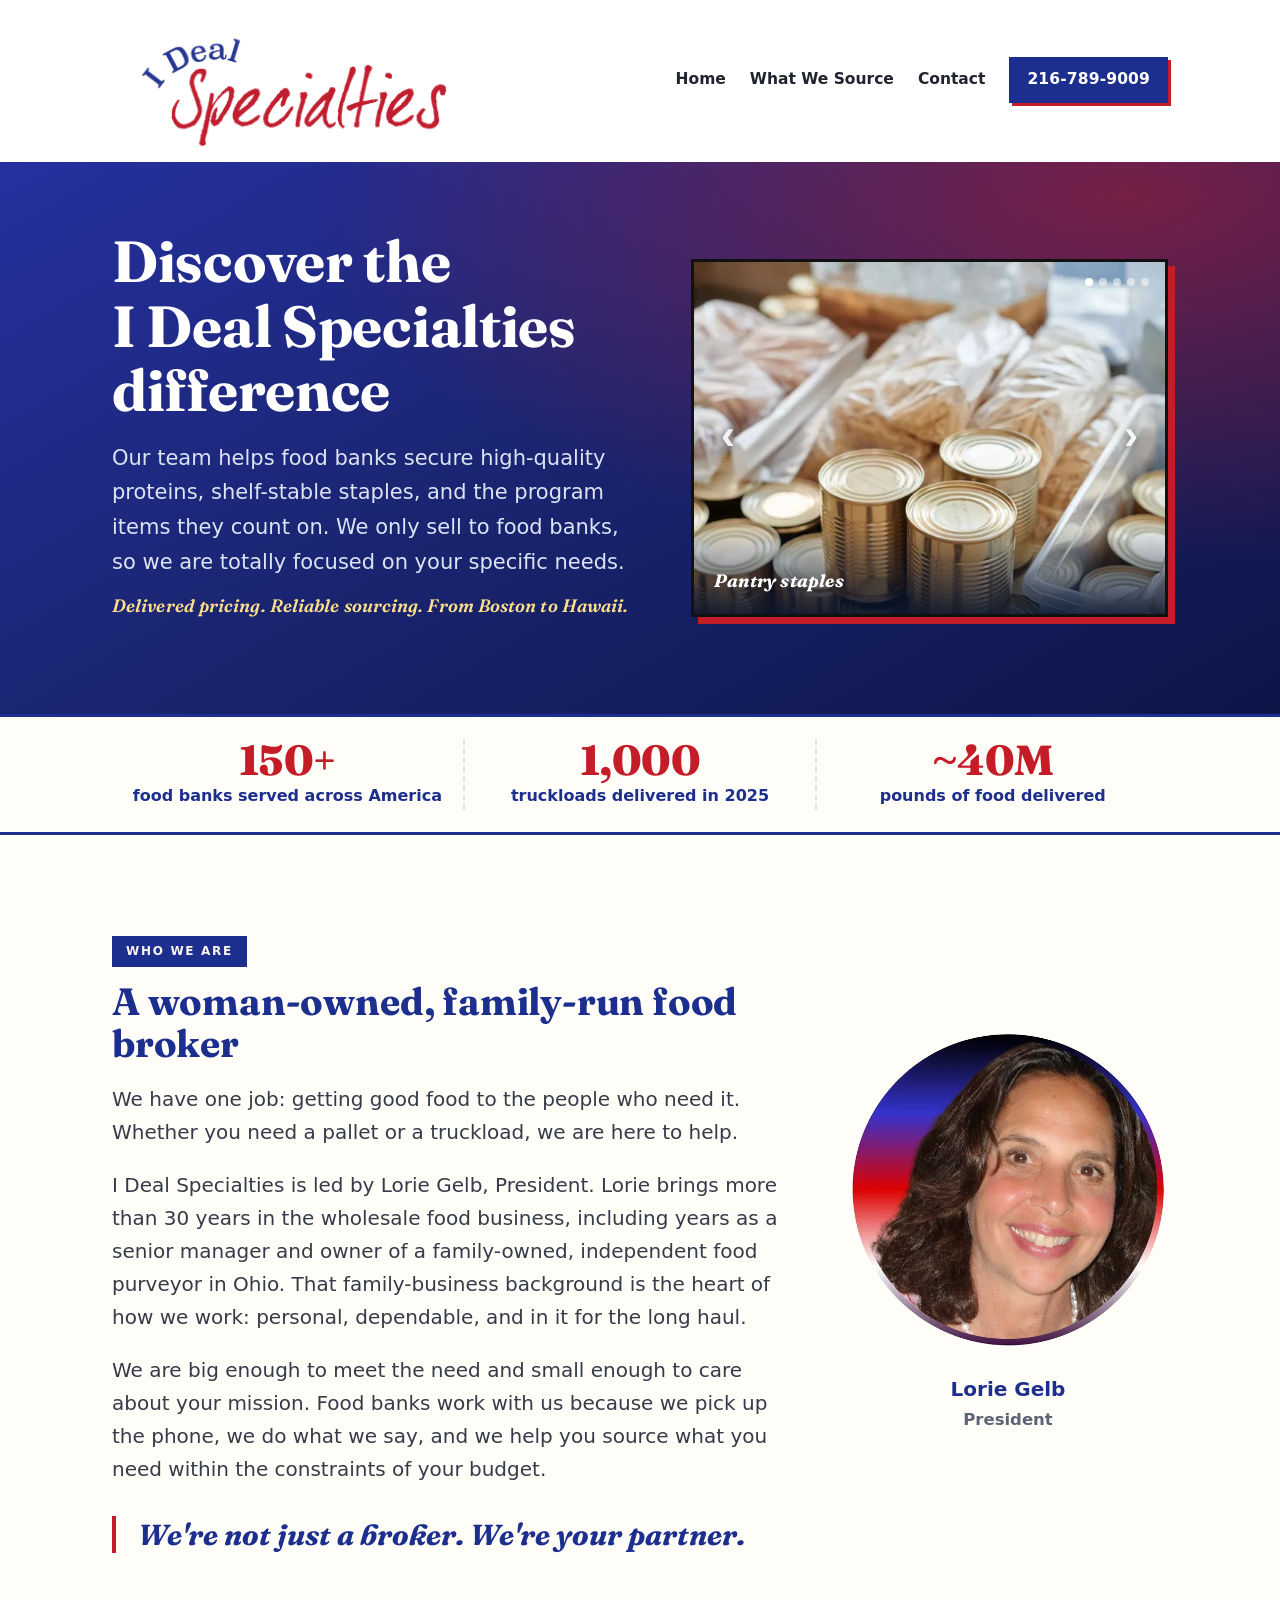
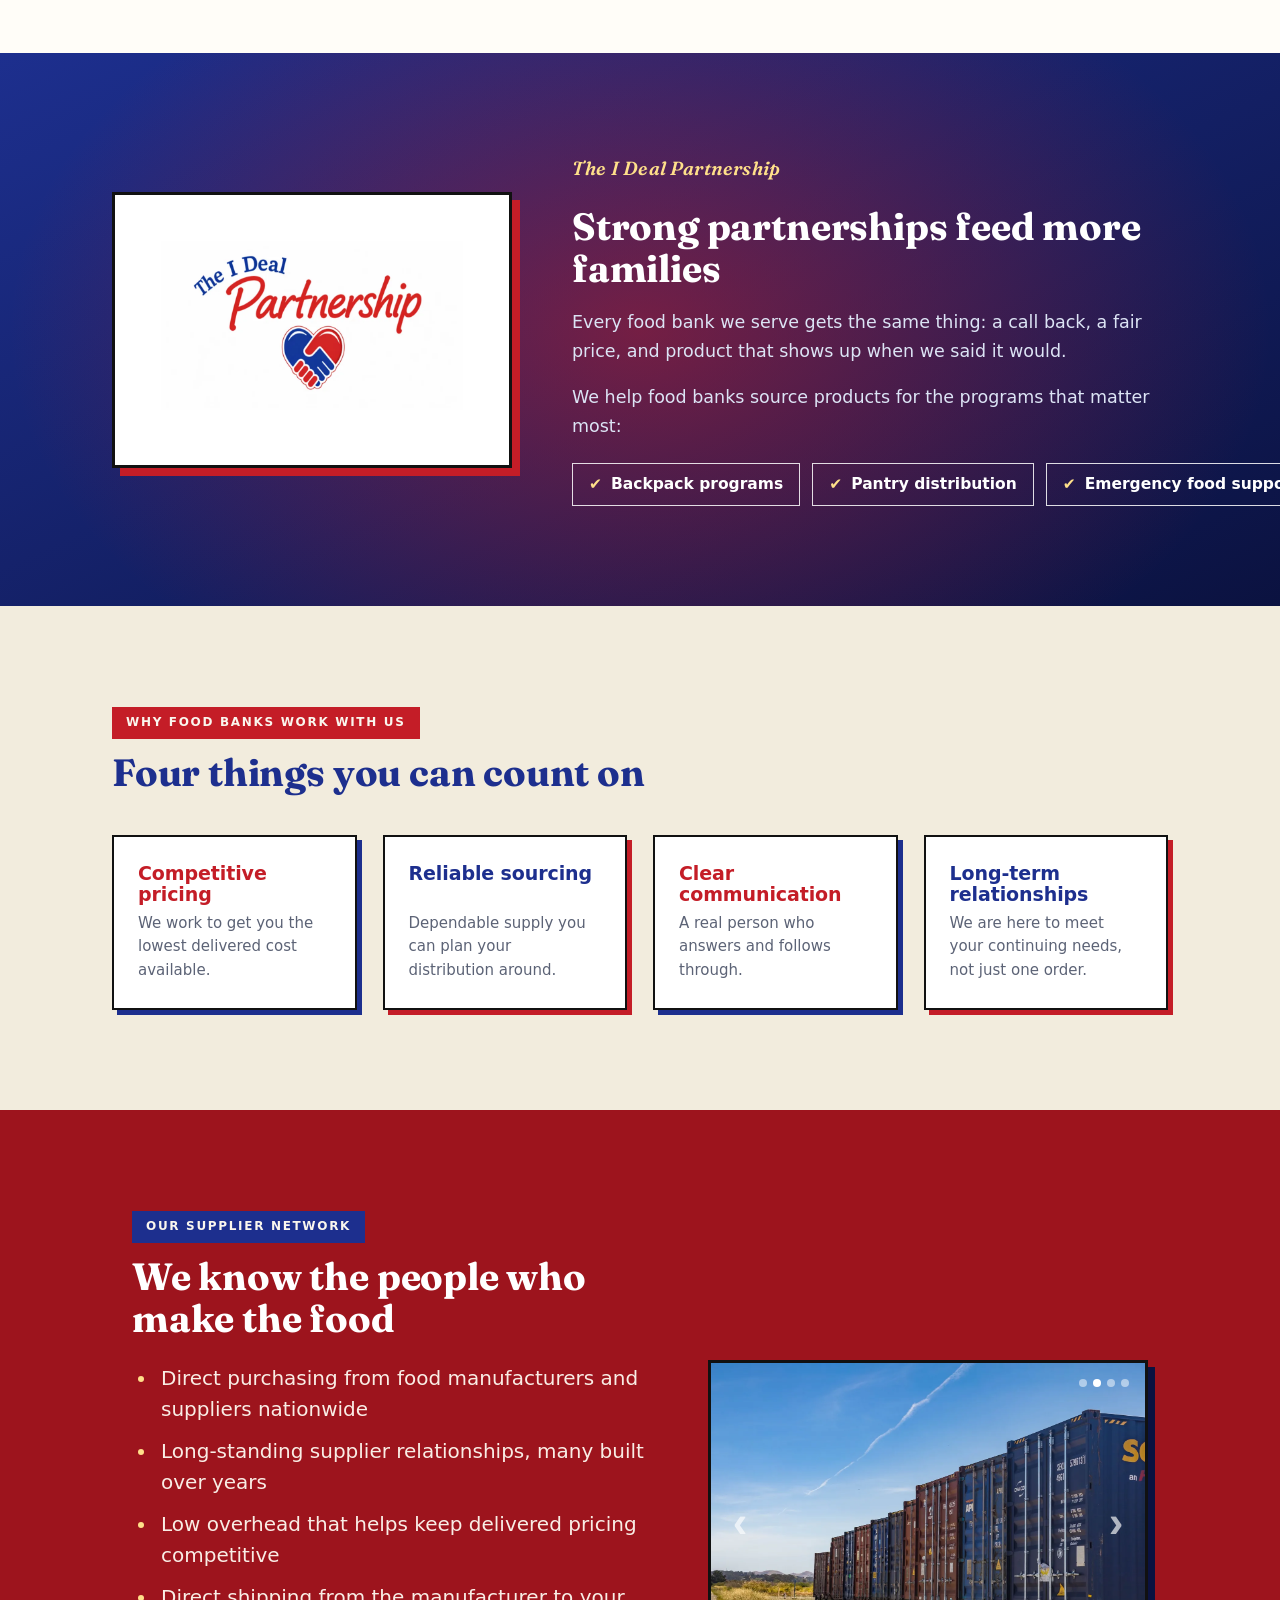
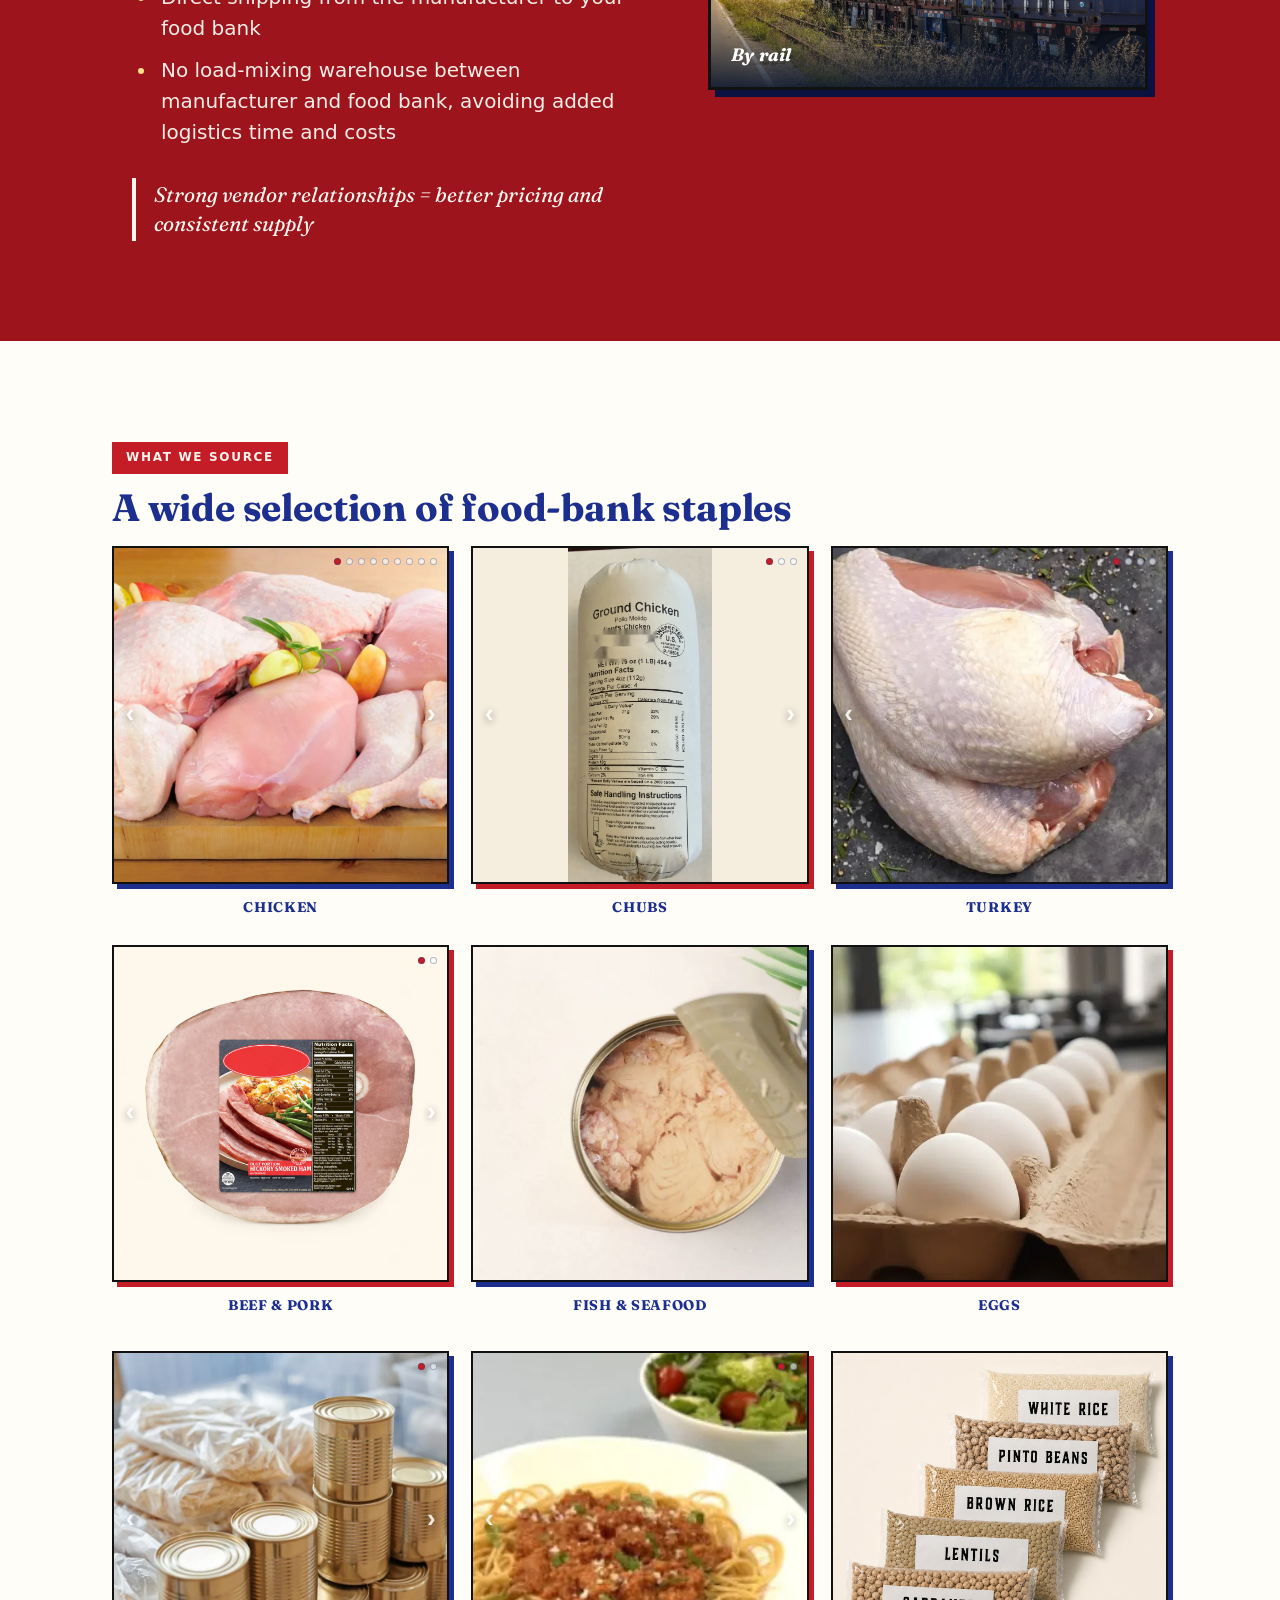
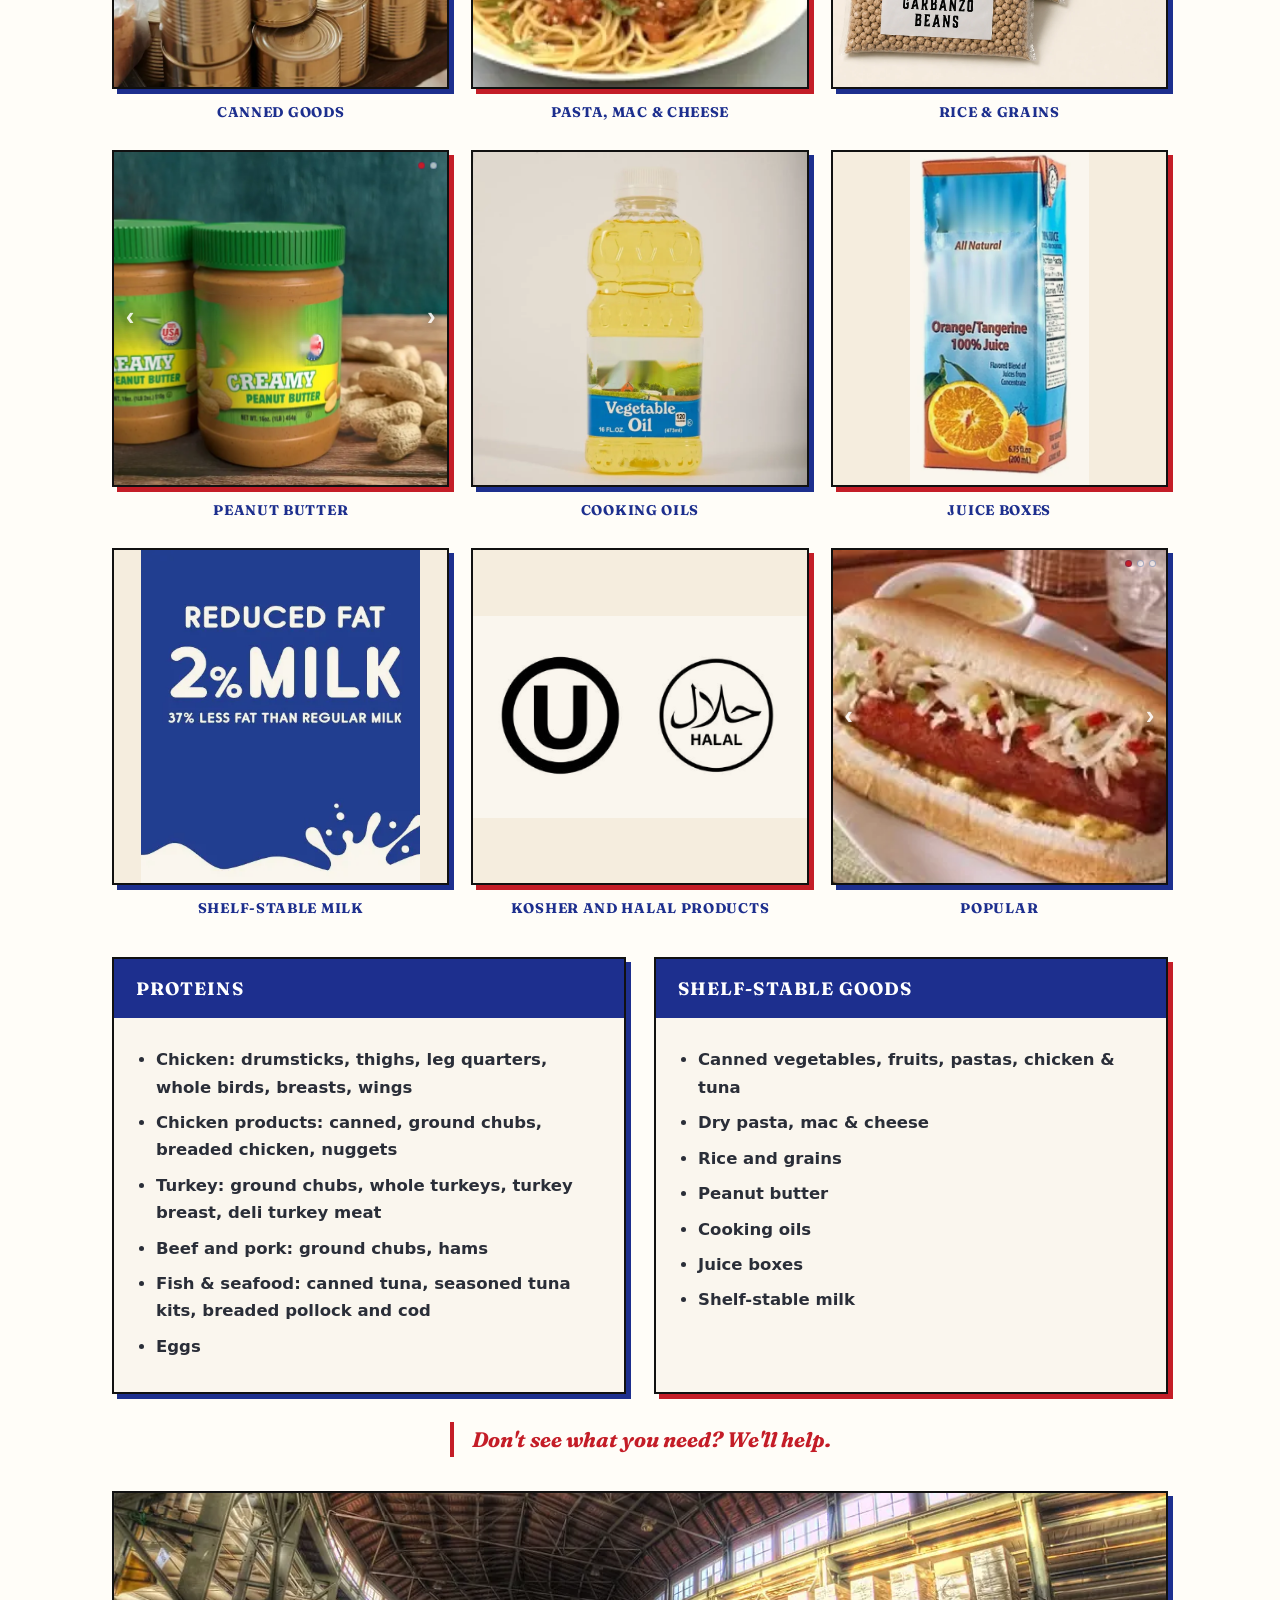
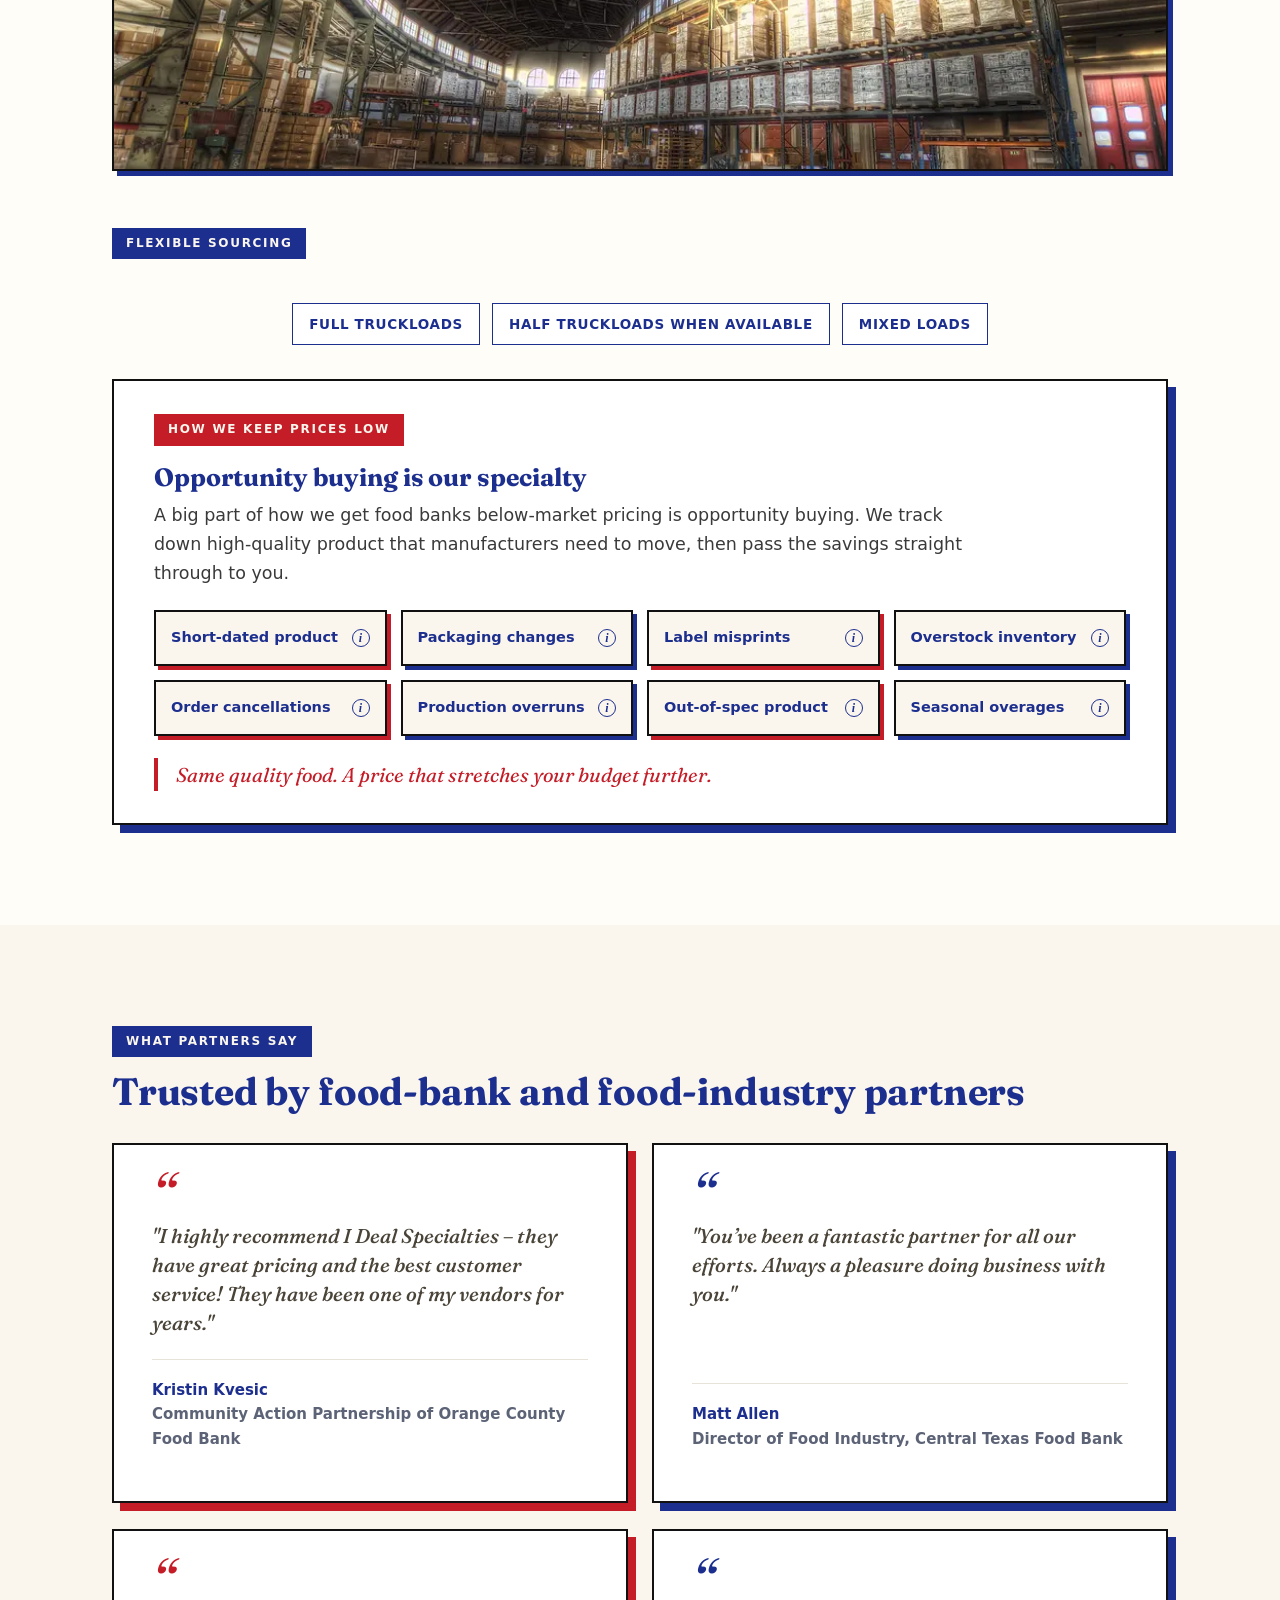
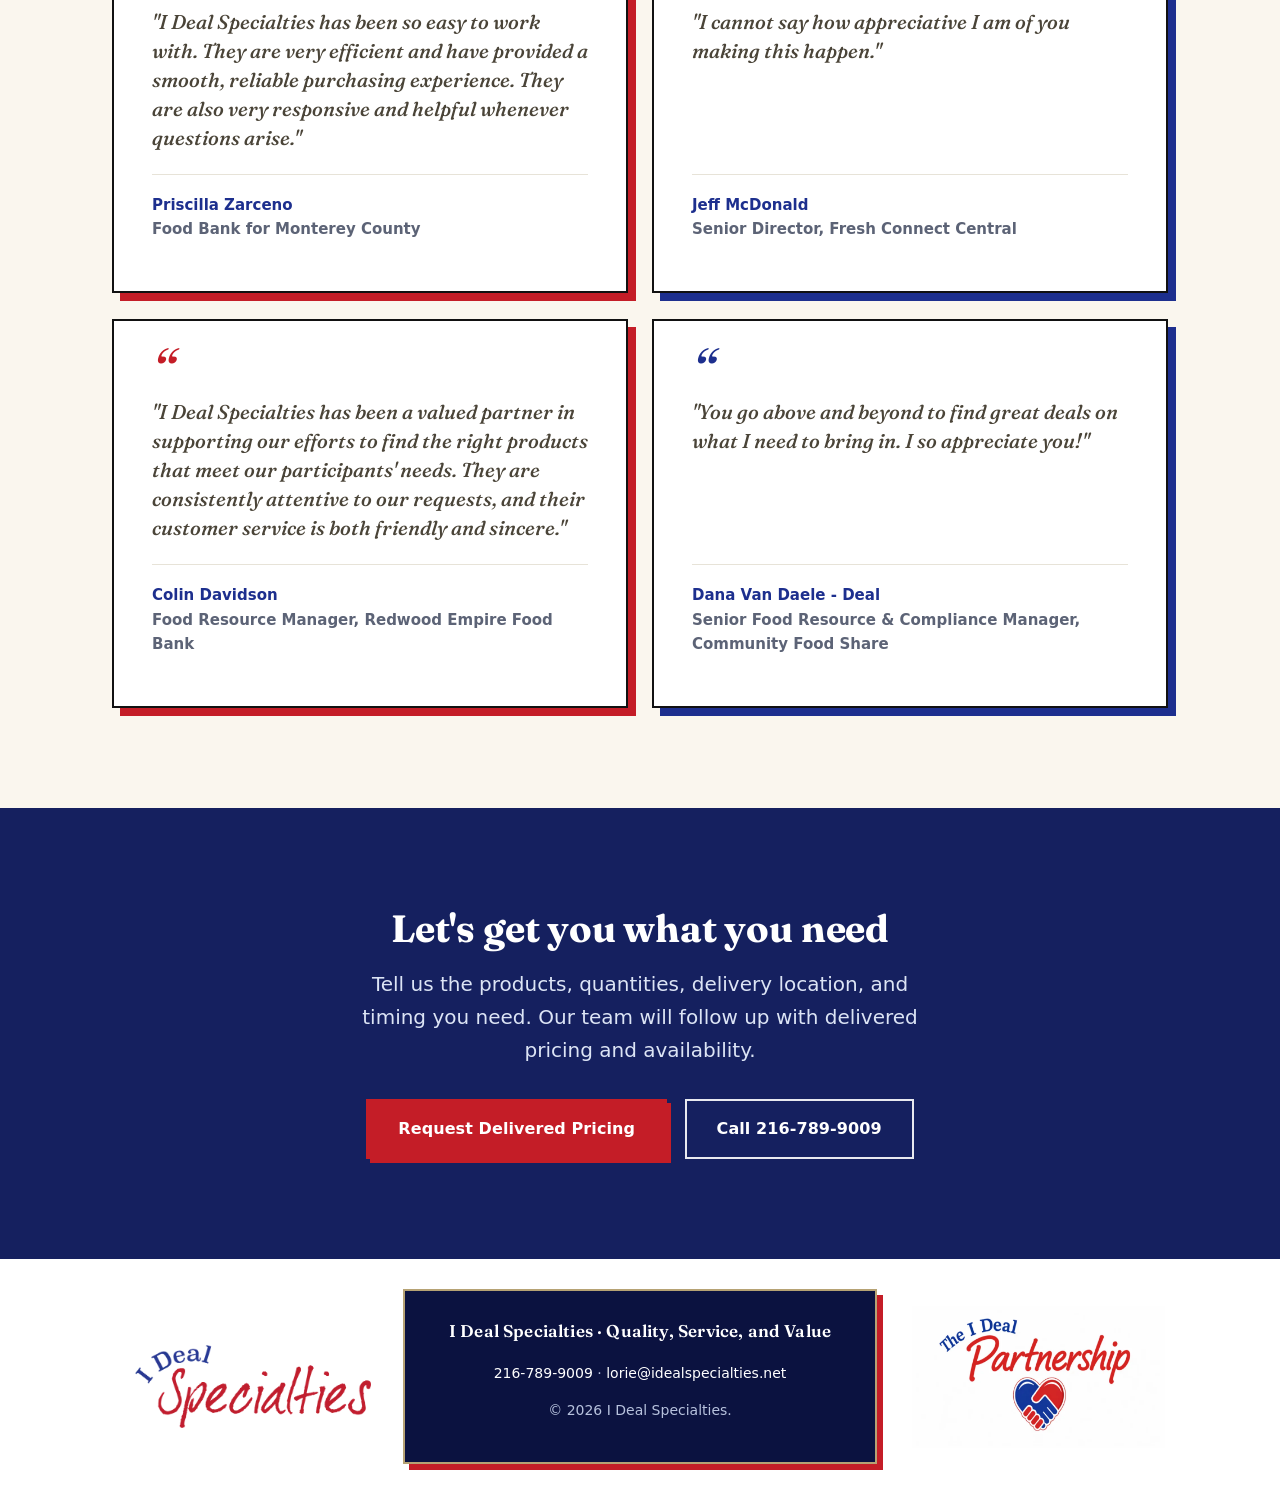
<file: index.html>
<!DOCTYPE html>
<html lang="en">
<head>
  <!-- Google tag (gtag.js) -->
  <script async src="https://www.googletagmanager.com/gtag/js?id=G-N4K10XXFFP"></script>
  <script>
    window.dataLayer = window.dataLayer || [];
    function gtag(){dataLayer.push(arguments);}
    gtag('js', new Date());
    gtag('config', 'G-N4K10XXFFP');
    // Count phone and email clicks as phone_click / email_click events.
    document.addEventListener('click', function (e) {
      var link = e.target.closest && e.target.closest('a[href^="tel:"], a[href^="mailto:"]');
      if (!link) return;
      var isPhone = link.getAttribute('href').indexOf('tel:') === 0;
      gtag('event', isPhone ? 'phone_click' : 'email_click', {
        link_text: link.textContent.trim()
      });
    });
  </script>
  <meta charset="utf-8">
  <meta name="viewport" content="width=device-width, initial-scale=1">
  <title>I Deal Specialties · Food Procurement for Food Banks</title>
  <meta name="description" content="I Deal Specialties is a woman-owned, family-run food broker serving 150+ food banks. Delivered pricing on proteins and shelf-stable staples, from Boston to Hawaii.">
  <link rel="canonical" href="https://www.idealspecialties.net/">
  <link rel="icon" type="image/png" href="assets/favicon.png">
  <meta property="og:type" content="website">
  <meta property="og:title" content="I Deal Specialties · Food Procurement for Food Banks">
  <meta property="og:description" content="A woman-owned, family-run food broker serving 150+ food banks. Delivered pricing. Reliable sourcing. From Boston to Hawaii.">
  <meta property="og:url" content="https://www.idealspecialties.net/">
  <meta property="og:image" content="https://www.idealspecialties.net/assets/og-image.png">
  <meta name="twitter:card" content="summary_large_image">
  <meta name="twitter:title" content="I Deal Specialties · Food Procurement for Food Banks">
  <meta name="twitter:description" content="A woman-owned, family-run food broker serving 150+ food banks. Delivered pricing. Reliable sourcing. From Boston to Hawaii.">
  <meta name="twitter:image" content="https://www.idealspecialties.net/assets/og-image.png">
  <link rel="preconnect" href="https://fonts.googleapis.com">
  <link rel="preconnect" href="https://fonts.gstatic.com" crossorigin>
  <link rel="preload" as="style" href="https://fonts.googleapis.com/css2?family=Fraunces:ital,wght@0,600;0,700;0,800;1,600;1,700&display=swap" onload="this.onload=null;this.rel='stylesheet'">
  <noscript><link rel="stylesheet" href="https://fonts.googleapis.com/css2?family=Fraunces:ital,wght@0,600;0,700;0,800;1,600;1,700&display=swap"></noscript>
  <link rel="stylesheet" href="base.css">
  <link rel="stylesheet" href="americana.css">
  <link rel="stylesheet" href="site.css">
</head>
<body class="site">

  <!-- HEADER -->
  <header class="site-header">
    <a class="logo" href="#"><img src="assets/logo-body.webp" alt="I Deal Specialties"></a>
    <nav class="nav">
      <a href="#">Home</a>
      <a href="#source">What We Source</a>
      <a href="contact.html">Contact</a>
      <a class="phone" href="tel:2167899009">216-789-9009</a>
    </nav>
  </header>

  <main>
  <!-- HERO -->
  <section class="hero">
    <div class="hero-inner">
      <div class="hero-copy">
        <h1>Discover the <span class="brandname">I Deal Specialties</span> difference</h1>
        <p class="subhead">Our team helps food banks secure high-quality proteins, shelf-stable
          staples, and the program items they count on. We only sell to food banks, so we
          are totally focused on your specific needs.</p>
        <p class="trustline">Delivered pricing. Reliable sourcing. From Boston to Hawaii.</p>
      </div>
      <div class="hero-media">
        <div class="rotator">
          <figure class="slide is-active"><img src="assets/stock/hero-pantry-staples.webp" srcset="assets/stock/hero-pantry-staples-640.webp 640w, assets/stock/hero-pantry-staples.webp 1200w" sizes="(max-width: 760px) calc(100vw - 54px), 50vw" alt="Canned goods and pantry staples" fetchpriority="high"><figcaption>Pantry staples</figcaption></figure>
          <figure class="slide"><img class="fit-contain" src="assets/food/whole-chicken.webp" alt="Whole chicken" loading="lazy"><figcaption>Whole chicken</figcaption></figure>
          <figure class="slide"><img class="fit-contain" src="assets/food/chicken-thighs.webp" alt="Chicken drumsticks tray" loading="lazy"><figcaption>Chicken drumsticks</figcaption></figure>
          <figure class="slide"><img src="assets/stock/rice.webp" alt="Rice" loading="lazy"><figcaption>Rice &amp; grains</figcaption></figure>
          <figure class="slide"><img src="assets/stock/protein-turkey.webp" alt="Turkey breast" loading="lazy"><figcaption>Turkey</figcaption></figure>
          <div class="dots"><i class="on"></i><i></i><i></i><i></i><i></i></div>
          <button class="rot-btn prev" type="button" aria-label="Previous photo">&#8249;</button>
          <button class="rot-btn next" type="button" aria-label="Next photo">&#8250;</button>
        </div>
      </div>
    </div>
  </section>

  <!-- STAT BAND -->
  <div class="statband">
    <div class="wrap">
      <div class="stat"><span class="num">150+</span> food banks served across America</div>
      <div class="stat"><span class="num">1,000</span> truckloads delivered in 2025</div>
      <div class="stat"><span class="num">~40M</span> pounds of food delivered</div>
    </div>
  </div>

  <!-- WHO WE ARE + Lorie -->
  <section class="block">
    <div class="wrap who-grid">
      <div>
        <p class="eyebrow">Who we are</p>
        <h2>A woman-owned, family-run food broker</h2>
        <p class="lead">We have one job: getting good food to the people who need it. Whether you
          need a pallet or a truckload, we are here to help.</p>
        <p class="lead">I Deal Specialties is led by Lorie Gelb, President. Lorie brings more
          than 30 years in the wholesale food business, including years as a senior manager and
          owner of a family-owned, independent food purveyor in Ohio. That family-business
          background is the heart of how we work: personal, dependable, and in it for the long haul.</p>
        <p class="lead">We are big enough to meet the need and small enough to care about your
          mission. Food banks work with us because we pick up the phone, we do what we say, and
          we help you source what you need within the constraints of your budget.</p>
        <p class="pullquote">We're not just a broker. We're your partner.</p>
      </div>
      <div class="who-photo">
        <img src="assets/lorie-gradient.webp" alt="Lorie Gelb" loading="lazy">
        <p class="cap">Lorie Gelb<span>President</span></p>
      </div>
    </div>
  </section>

  <!-- PARTNERSHIP (under Who We Are / Lorie) -->
  <section class="block partnership">
    <div class="wrap">
      <div class="mark"><img src="assets/partnership.webp" alt="The I Deal Partnership" loading="lazy"></div>
      <div>
        <p class="eyebrow">The I Deal Partnership</p>
        <h2>Strong partnerships feed more families</h2>
        <p>Every food bank we serve gets the same thing: a call back, a fair price, and product
          that shows up when we said it would.</p>
        <p>We help food banks source products for the programs that matter most:</p>
        <ul class="programs">
          <li>Backpack programs</li>
          <li>Pantry distribution</li>
          <li>Emergency food support</li>
        </ul>
      </div>
    </div>
  </section>

  <!-- VALUE PILLARS -->
  <section class="block alt">
    <div class="wrap">
      <p class="eyebrow">Why food banks work with us</p>
      <h2>Four things you can count on</h2>
      <div class="pillars">
        <div class="pillar"><h3>Competitive pricing</h3><p>We work to get you the lowest
          delivered cost available.</p></div>
        <div class="pillar"><h3>Reliable sourcing</h3><p>Dependable supply you can plan your
          distribution around.</p></div>
        <div class="pillar"><h3>Clear communication</h3><p>A real person who answers and
          follows through.</p></div>
        <div class="pillar"><h3>Long-term relationships</h3><p>We are here to meet your
          continuing needs, not just one order.</p></div>
      </div>
    </div>
  </section>

  <!-- SUPPLIER RELATIONSHIPS + LOGISTICS -->
  <section class="block alt vendors">
    <div class="wrap vendors-grid">
      <div class="vendors-text">
        <p class="eyebrow">Our supplier network</p>
        <h2>We know the people who make the food</h2>
        <ul class="supplier-points">
          <li>Direct purchasing from food manufacturers and suppliers nationwide</li>
          <li>Long-standing supplier relationships, many built over years</li>
          <li>Low overhead that helps keep delivered pricing competitive</li>
          <li>Direct shipping from the manufacturer to your food bank</li>
          <li>No load-mixing warehouse between manufacturer and food bank, avoiding added logistics time and costs</li>
        </ul>
        <p class="vendor-eq">Strong vendor relationships = better pricing and consistent supply</p>
      </div>
      <div class="logi-rotator" aria-label="Logistics photo gallery">
        <figure class="lslide is-active"><img src="assets/stock/truck.webp" alt="Freight truck" loading="lazy"><figcaption>By land</figcaption></figure>
        <figure class="lslide"><img src="assets/stock/rail.webp" alt="Freight rail" loading="lazy"><figcaption>By rail</figcaption></figure>
        <figure class="lslide"><img src="assets/stock/hero-logistics.webp" alt="Cargo ship" loading="lazy"><figcaption>By sea</figcaption></figure>
        <figure class="lslide"><img src="assets/stock/warehouse-2.webp" alt="Product stocked and ready to ship" loading="lazy"><figcaption>Ready to ship</figcaption></figure>
        <div class="ldots" aria-hidden="true"></div>
        <button class="lrot-btn lprev" type="button" aria-label="Previous logistics photo">&#8249;</button>
        <button class="lrot-btn lnext" type="button" aria-label="Next logistics photo">&#8250;</button>
      </div>
    </div>
  </section>

  <!-- WHAT WE SOURCE -->
  <section class="block" id="source">
    <div class="wrap">
      <p class="eyebrow">What we source</p>
      <h2>A wide selection of food-bank staples</h2>
      <div class="food-grid" aria-label="Protein product photos">
        <div class="fg-panel">
          <div class="fg-frame" role="button" tabindex="0" aria-label="Chicken photos">
            <img class="fg-slide is-active" src="assets/food/chicken-parts.webp" alt="Assorted raw chicken cuts" loading="lazy">
            <img class="fg-slide fit-contain" src="assets/food/leg-quarters.webp" alt="Chicken leg quarters" loading="lazy">
            <img class="fg-slide" src="assets/food/drumsticks-5lb-unbranded.webp" alt="Five-pound bag of chicken drumsticks" loading="lazy">
            <img class="fg-slide fit-contain" src="assets/food/chicken-tenders.webp" alt="Boneless chicken tenders tray" loading="lazy">
            <img class="fg-slide fit-contain" src="assets/food/whole-chicken.webp" alt="Whole chicken" loading="lazy">
            <img class="fg-slide fit-contain" src="assets/food/boneless-breasts.webp" alt="Boneless chicken breasts tray" loading="lazy">
            <img class="fg-slide fit-contain" src="assets/food/chicken-wings.webp" alt="Chicken wings tray" loading="lazy">
            <img class="fg-slide fit-contain" src="assets/food/chicken-thighs.webp" alt="Chicken drumsticks tray" loading="lazy">
            <img class="fg-slide fit-contain" src="assets/food/chicken-thigh-fillets.webp" alt="Boneless skinless chicken thigh fillets" loading="lazy">
            <div class="fg-dots" aria-hidden="true"></div>
          </div>
          <p class="fg-cap">Chicken</p>
        </div>
        <div class="fg-panel">
          <div class="fg-frame" role="button" tabindex="0" aria-label="Chub photos">
            <img class="fg-slide fit-contain is-active" src="assets/food/ground-chicken.webp" alt="Ground chicken chub" loading="lazy">
            <img class="fg-slide fit-contain" src="assets/food/ground-turkey.webp" alt="Ground turkey chub" loading="lazy">
            <img class="fg-slide fit-contain" src="assets/food/ground-beef.webp" alt="Ground beef chub, 80 percent lean" loading="lazy">
            <div class="fg-dots" aria-hidden="true"></div>
          </div>
          <p class="fg-cap">Chubs</p>
        </div>
        <div class="fg-panel">
          <div class="fg-frame" role="button" tabindex="0" aria-label="Turkey photos">
            <img class="fg-slide is-active" src="assets/food/turkey-breast.webp" alt="Fresh turkey breast" loading="lazy">
            <img class="fg-slide" src="assets/food/whole-turkey.webp" alt="Roasted whole turkey on a platter" loading="lazy">
            <img class="fg-slide" src="assets/food/roasted-turkey.webp" alt="Roasted turkey holiday dinner" loading="lazy">
            <img class="fg-slide" src="assets/stock/protein-roast.webp" alt="Carved roast turkey" loading="lazy">
            <div class="fg-dots" aria-hidden="true"></div>
          </div>
          <p class="fg-cap">Turkey</p>
        </div>
        <div class="fg-panel">
          <div class="fg-frame" role="button" tabindex="0" aria-label="Beef and pork photos">
            <img class="fg-slide is-active" src="assets/food/ham-packaged-redacted.webp" alt="Packaged smoked ham with unbranded red label" loading="lazy">
            <img class="fg-slide fit-contain" src="assets/food/ground-beef.webp" alt="Ground beef chub, 80 percent lean" loading="lazy">
            <div class="fg-dots" aria-hidden="true"></div>
          </div>
          <p class="fg-cap">Beef &amp; pork</p>
        </div>
        <div class="fg-panel">
          <div class="fg-frame">
            <img class="fg-slide cream-bg is-active" src="assets/food/tuna-open-can.webp" alt="Open can of chunk tuna" loading="lazy">
          </div>
          <p class="fg-cap">Fish &amp; seafood</p>
        </div>
        <div class="fg-panel">
          <div class="fg-frame">
            <img class="fg-slide is-active" src="assets/food/eggs-carton.webp" alt="Eggs in a carton" loading="lazy">
          </div>
          <p class="fg-cap">Eggs</p>
        </div>
      </div>
      <div class="food-grid" aria-label="Shelf-stable product photos">
        <div class="fg-panel">
          <div class="fg-frame" role="button" tabindex="0" aria-label="Canned goods photos">
            <img class="fg-slide is-active" src="assets/stock/canned.webp" alt="Canned goods" loading="lazy">
            <img class="fg-slide fit-contain" src="assets/food/canned-beans-pallet.webp" alt="Pallet of canned black beans" loading="lazy">
            <div class="fg-dots" aria-hidden="true"></div>
          </div>
          <p class="fg-cap">Canned goods</p>
        </div>
        <div class="fg-panel">
          <div class="fg-frame" role="button" tabindex="0" aria-label="Pasta and sauce photos">
            <img class="fg-slide is-active" src="assets/food/spaghetti-sauce.webp" alt="Spaghetti with meat sauce" loading="lazy">
            <img class="fg-slide cream-bg" src="assets/food/sauce-bulk.webp" alt="Bulk bags of sauce in a case" loading="lazy">
            <div class="fg-dots" aria-hidden="true"></div>
          </div>
          <p class="fg-cap">Pasta, mac &amp; cheese</p>
        </div>
        <div class="fg-panel">
          <div class="fg-frame">
            <img class="fg-slide is-active" src="assets/food/rice-beans-composite.webp" alt="Overlapping bags of garbanzo beans, lentils, brown rice, pinto beans, and white rice" loading="lazy">
          </div>
          <p class="fg-cap">Rice &amp; grains</p>
        </div>
        <div class="fg-panel">
          <div class="fg-frame" role="button" tabindex="0" aria-label="Peanut butter photos">
            <img class="fg-slide is-active" src="assets/food/peanut-butter-jars.webp" alt="Jars of creamy peanut butter with peanuts" loading="lazy">
            <img class="fg-slide" src="assets/stock/peanut-butter.webp" alt="Creamy peanut butter spread on bread" loading="lazy">
            <div class="fg-dots" aria-hidden="true"></div>
          </div>
          <p class="fg-cap">Peanut butter</p>
        </div>
        <div class="fg-panel">
          <div class="fg-frame">
            <img class="fg-slide cream-bg is-active" src="assets/food/vegetable-oil.webp" alt="Bottle of vegetable oil" loading="lazy">
          </div>
          <p class="fg-cap">Cooking oils</p>
        </div>
        <div class="fg-panel">
          <div class="fg-frame">
            <img class="fg-slide fit-contain is-active" src="assets/food/juice-box.webp" alt="Orange tangerine 100 percent juice box" loading="lazy">
          </div>
          <p class="fg-cap">Juice boxes</p>
        </div>
        <div class="fg-panel">
          <div class="fg-frame">
            <img class="fg-slide fit-contain is-active" src="assets/food/shelf-stable-milk.webp" alt="Shelf-stable 2 percent milk carton panel" loading="lazy">
          </div>
          <p class="fg-cap">Shelf-stable milk</p>
        </div>
        <div class="fg-panel">
          <div class="fg-frame">
            <img class="fg-slide fit-contain is-active" src="assets/food/kosher-halal.png" alt="Kosher and Halal certification symbols" loading="lazy">
          </div>
          <p class="fg-cap">Kosher and Halal Products</p>
        </div>
        <div class="fg-panel">
          <div class="fg-frame" role="button" tabindex="0" aria-label="Popular items photos">
            <img class="fg-slide is-active" src="assets/food/hot-dog.webp" alt="All-beef hot dog on a bun" loading="lazy">
            <img class="fg-slide" src="assets/food/tacos.webp" alt="Taco salad bowl with ground meat" loading="lazy">
            <img class="fg-slide cream-bg" src="assets/food/ramen-24pk.webp" alt="24-pack tray of low-sodium chicken ramen" loading="lazy">
            <div class="fg-dots" aria-hidden="true"></div>
          </div>
          <p class="fg-cap">Popular</p>
        </div>
      </div>
      <div class="source-cols">
        <div class="source-col">
          <div class="col-head">Proteins</div>
          <ul>
            <li>Chicken: drumsticks, thighs, leg quarters, whole birds, breasts, wings</li>
            <li>Chicken products: canned, ground chubs, breaded chicken, nuggets</li>
            <li>Turkey: ground chubs, whole turkeys, turkey breast, deli turkey meat</li>
            <li>Beef and pork: ground chubs, hams</li>
            <li>Fish &amp; seafood: canned tuna, seasoned tuna kits, breaded pollock and cod</li>
            <li>Eggs</li>
          </ul>
        </div>
        <div class="source-col">
          <div class="col-head">Shelf-stable goods</div>
          <ul>
            <li>Canned vegetables, fruits, pastas, chicken &amp; tuna</li>
            <li>Dry pasta, mac &amp; cheese</li>
            <li>Rice and grains</li>
            <li>Peanut butter</li>
            <li>Cooking oils</li>
            <li>Juice boxes</li>
            <li>Shelf-stable milk</li>
          </ul>
        </div>
      </div>
      <p class="catchall">Don't see what you need? We'll help.</p>
      <img class="source-banner at-bottom" src="assets/stock/source-banner.webp" alt="Warehouse stocked with food, ready to ship" loading="lazy">

      <p class="eyebrow flex-eyebrow">Flexible sourcing</p>
      <div class="sourcing-strip">
        <span class="chip">Full truckloads</span>
        <span class="chip">Half truckloads when available</span>
        <span class="chip">Mixed loads</span>
      </div>

      <div class="opp-box">
        <p class="eyebrow">How we keep prices low</p>
        <h3 class="opp-h">Opportunity buying is our specialty</h3>
        <p class="opp-intro">A big part of how we get food banks below-market pricing is
          opportunity buying. We track down high-quality product that manufacturers need to move,
          then pass the savings straight through to you.</p>
        <div class="opp-grid2">
          <button class="opp-tkt" type="button" aria-describedby="opp-short-dated" aria-expanded="false">
            <span>Short-dated product</span><span class="opp-info" aria-hidden="true">i</span>
            <span class="opp-definition" id="opp-short-dated" role="tooltip">Product with a shorter remaining shelf life. We always disclose dates before purchase and offer only product suitable for distribution under applicable food-safety requirements.</span>
          </button>
          <button class="opp-tkt" type="button" aria-describedby="opp-packaging" aria-expanded="false">
            <span>Packaging changes</span><span class="opp-info" aria-hidden="true">i</span>
            <span class="opp-definition" id="opp-packaging" role="tooltip">Product remaining while a manufacturer transitions to new packaging, case design, size, or branding. The food inside is unchanged, and relevant differences are shared before purchase.</span>
          </button>
          <button class="opp-tkt" type="button" aria-describedby="opp-misprints" aria-expanded="false">
            <span>Label misprints</span><span class="opp-info" aria-hidden="true">i</span>
            <span class="opp-definition" id="opp-misprints" role="tooltip">A packaging-print issue that does not change the food itself. The issue is disclosed, and the product must remain eligible for distribution.</span>
          </button>
          <button class="opp-tkt" type="button" aria-describedby="opp-overstock" aria-expanded="false">
            <span>Overstock inventory</span><span class="opp-info" aria-hidden="true">i</span>
            <span class="opp-definition" id="opp-overstock" role="tooltip">Excess inventory above planned demand. It is typically standard product offered at an opportunity-buy price while quantities last.</span>
          </button>
          <button class="opp-tkt" type="button" aria-describedby="opp-cancellations" aria-expanded="false">
            <span>Order cancellations</span><span class="opp-info" aria-hidden="true">i</span>
            <span class="opp-definition" id="opp-cancellations" role="tooltip">Product made or reserved for an order that another buyer canceled. Quantities and delivery timing may be limited.</span>
          </button>
          <button class="opp-tkt" type="button" aria-describedby="opp-overruns" aria-expanded="false">
            <span>Production overruns</span><span class="opp-info" aria-hidden="true">i</span>
            <span class="opp-definition" id="opp-overruns" role="tooltip">Extra product made beyond the original order or forecast. Availability is usually limited to that specific production run.</span>
          </button>
          <button class="opp-tkt" type="button" aria-describedby="opp-out-of-spec" aria-expanded="false">
            <span>Out-of-spec product</span><span class="opp-info" aria-hidden="true">i</span>
            <span class="opp-definition" id="opp-out-of-spec" role="tooltip">Product outside a buyer's non-safety specification, such as size, weight, color, or count. We disclose the variance, and the product must remain suitable for distribution.</span>
          </button>
          <button class="opp-tkt" type="button" aria-describedby="opp-seasonal" aria-expanded="false">
            <span>Seasonal overages</span><span class="opp-info" aria-hidden="true">i</span>
            <span class="opp-definition" id="opp-seasonal" role="tooltip">Surplus inventory after a seasonal promotion or demand period. Available quantities and product dates are disclosed before purchase.</span>
          </button>
        </div>
        <p class="opp-close2">Same quality food. A price that stretches your budget further.</p>
      </div>
    </div>
  </section>

  <!-- TESTIMONIALS -->
  <section class="block testi">
    <div class="wrap">
      <p class="eyebrow">What partners say</p>
      <h2>Trusted by food-bank and food-industry partners</h2>
      <div class="testi-grid">
        <figure class="testi-card">
          <p class="quote">"I highly recommend I Deal Specialties &ndash; they have great pricing
            and the best customer service! They have been one of my vendors for years."</p>
          <p class="who2">Kristin Kvesic<span>Community Action Partnership of Orange County Food Bank</span></p>
        </figure>
        <figure class="testi-card">
          <p class="quote">"You&rsquo;ve been a fantastic partner for all our efforts. Always a pleasure
            doing business with you."</p>
          <p class="who2">Matt Allen<span>Director of Food Industry, Central Texas Food Bank</span></p>
        </figure>
        <figure class="testi-card">
          <p class="quote">"I Deal Specialties has been so easy to work with. They are very
            efficient and have provided a smooth, reliable purchasing experience. They are also
            very responsive and helpful whenever questions arise."</p>
          <p class="who2">Priscilla Zarceno<span>Food Bank for Monterey County</span></p>
        </figure>
        <figure class="testi-card">
          <p class="quote">"I cannot say how appreciative I am of you making this happen."</p>
          <p class="who2">Jeff McDonald<span>Senior Director, Fresh Connect Central</span></p>
        </figure>
        <figure class="testi-card">
          <p class="quote">"I Deal Specialties has been a valued partner in supporting our efforts
            to find the right products that meet our participants' needs. They are consistently
            attentive to our requests, and their customer service is both friendly and sincere."</p>
          <p class="who2">Colin Davidson<span>Food Resource Manager, Redwood Empire Food Bank</span></p>
        </figure>
        <figure class="testi-card">
          <p class="quote">"You go above and beyond to find great deals on what I need to bring in.
            I so appreciate you!"</p>
          <p class="who2">Dana Van Daele - Deal<span>Senior Food Resource &amp; Compliance Manager, Community Food Share</span></p>
        </figure>
      </div>
    </div>
  </section>

  <!-- CLOSING CTA -->
  <section class="block cta">
    <div class="wrap">
      <h2>Let's get you what you need</h2>
      <p>Tell us the products, quantities, delivery location, and timing you need. Our team will
        follow up with delivered pricing and availability.</p>
      <a class="btn btn-primary" href="mailto:lorie@idealspecialties.net?subject=Pricing%20request">Request Delivered Pricing</a>
      <a class="btn btn-secondary" href="tel:2167899009">Call 216-789-9009</a>
    </div>
  </section>

  </main>

  <!-- FOOTER -->
  <footer class="site-footer">
    <div class="wrap">
      <div class="footer-brand">
        <img class="fb-logo" src="assets/logo-body.webp" alt="I Deal Specialties" loading="lazy">
        <div class="fb-text">
          <p class="tag">I Deal Specialties · Quality, Service, and Value</p>
          <p><a href="tel:2167899009">216-789-9009</a> · <a href="mailto:lorie@idealspecialties.net">lorie@idealspecialties.net</a></p>
          <p>© 2026 I Deal Specialties.</p>
        </div>
        <img class="fb-logo partnership-mark" src="assets/partnership.webp" alt="The I Deal Partnership" loading="lazy">
      </div>
    </div>
  </footer>

  <script>
    (function () {
      var root = document.querySelector('.rotator');
      if (!root) return;
      var slides = root.querySelectorAll('.slide');
      var dots = root.querySelectorAll('.dots i');
      if (slides.length < 2) return;
      var i = 0, timer = null;
      var autoOk = !window.matchMedia('(prefers-reduced-motion: reduce)').matches;
      function show(n) {
        slides[i].classList.remove('is-active');
        if (dots[i]) dots[i].classList.remove('on');
        i = (n + slides.length) % slides.length;
        slides[i].classList.add('is-active');
        if (dots[i]) dots[i].classList.add('on');
      }
      function stopAuto() {
        if (timer) clearInterval(timer);
        timer = null;
      }
      function startAuto() {
        if (!autoOk) return;
        stopAuto();
        timer = setInterval(function () { show(i + 1); }, 3200);
      }
      function resumeAuto() {
        if (!root.matches(':hover') && !root.contains(document.activeElement)) startAuto();
      }
      root.querySelector('.prev').addEventListener('click', function () {
        show(i - 1); resumeAuto();
      });
      root.querySelector('.next').addEventListener('click', function () {
        show(i + 1); resumeAuto();
      });
      root.addEventListener('mouseenter', stopAuto);
      root.addEventListener('mouseleave', resumeAuto);
      root.addEventListener('focusin', stopAuto);
      root.addEventListener('focusout', function () { setTimeout(resumeAuto, 0); });
      startAuto();
    })();

    // Picture-frame rotators (dots are generated, so slides can be added freely)
    function initFrameRotator(rootSel, sel, interval) {
      var root = document.querySelector(rootSel);
      if (!root) return;
      var slides = root.querySelectorAll(sel.slide);
      if (slides.length < 2) return;
      var dotWrap = root.querySelector(sel.dots);
      var dots = [];
      for (var d = 0; d < slides.length; d++) {
        var dot = document.createElement('i');
        if (d === 0) dot.className = 'on';
        dotWrap.appendChild(dot);
        dots.push(dot);
      }
      var i = 0, timer = null;
      var autoOk = !window.matchMedia('(prefers-reduced-motion: reduce)').matches;
      function show(n) {
        slides[i].classList.remove('is-active');
        dots[i].classList.remove('on');
        i = (n + slides.length) % slides.length;
        slides[i].classList.add('is-active');
        dots[i].classList.add('on');
      }
      function stopAuto() {
        if (timer) clearInterval(timer);
        timer = null;
      }
      function startAuto() {
        if (!autoOk) return;
        stopAuto();
        timer = setInterval(function () { show(i + 1); }, interval);
      }
      function resumeAuto() {
        if (!root.matches(':hover') && !root.contains(document.activeElement)) startAuto();
      }
      root.querySelector(sel.prev).addEventListener('click', function () { show(i - 1); resumeAuto(); });
      root.querySelector(sel.next).addEventListener('click', function () { show(i + 1); resumeAuto(); });
      root.addEventListener('mouseenter', stopAuto);
      root.addEventListener('mouseleave', resumeAuto);
      root.addEventListener('focusin', stopAuto);
      root.addEventListener('focusout', function () { setTimeout(resumeAuto, 0); });
      startAuto();
    }
    initFrameRotator('.logi-rotator', { slide: '.lslide', dots: '.ldots', prev: '.lprev', next: '.lnext' }, 2800);

    // Food grid: panels with more than one photo crossfade (staggered), click/Enter advances
    (function () {
      var autoOk = !window.matchMedia('(prefers-reduced-motion: reduce)').matches;
      var frames = document.querySelectorAll('.food-grid .fg-frame');
      for (var f = 0; f < frames.length; f++) {
        (function (frame, idx) {
          var slides = frame.querySelectorAll('.fg-slide');
          if (slides.length < 2) return;
          var caption = frame.parentElement.querySelector('.fg-cap');
          var defaultCaption = caption ? caption.textContent : '';
          var dotWrap = frame.querySelector('.fg-dots');
          var dots = [];
          for (var d = 0; d < slides.length; d++) {
            var dot = document.createElement('i');
            if (d === 0) dot.className = 'on';
            dotWrap.appendChild(dot);
            dots.push(dot);
          }
          var i = 0, timer = null;
          function show(n) {
            slides[i].classList.remove('is-active');
            dots[i].classList.remove('on');
            i = (n + slides.length) % slides.length;
            slides[i].classList.add('is-active');
            dots[i].classList.add('on');
            if (caption) caption.textContent = slides[i].getAttribute('data-caption') || defaultCaption;
          }
          function stopAuto() {
            if (timer) clearInterval(timer);
            timer = null;
          }
          function startAuto() {
            if (!autoOk) return;
            stopAuto();
            timer = setInterval(function () { show(i + 1); }, 3000);
          }
          function resumeAuto() {
            if (!frame.matches(':hover') && !frame.contains(document.activeElement)) startAuto();
          }
          var btnPrev = document.createElement('button');
          btnPrev.type = 'button';
          btnPrev.className = 'fg-btn fg-prev';
          btnPrev.setAttribute('aria-label', 'Previous photo');
          btnPrev.innerHTML = '&#8249;';
          var btnNext = document.createElement('button');
          btnNext.type = 'button';
          btnNext.className = 'fg-btn fg-next';
          btnNext.setAttribute('aria-label', 'Next photo');
          btnNext.innerHTML = '&#8250;';
          frame.appendChild(btnPrev);
          frame.appendChild(btnNext);
          btnPrev.addEventListener('click', function (e) { e.stopPropagation(); show(i - 1); resumeAuto(); });
          btnNext.addEventListener('click', function (e) { e.stopPropagation(); show(i + 1); resumeAuto(); });
          frame.addEventListener('keydown', function (e) {
            if (e.key === 'ArrowLeft') { e.preventDefault(); show(i - 1); resumeAuto(); }
            else if (e.key === 'ArrowRight' || e.key === 'Enter' || e.key === ' ') { e.preventDefault(); show(i + 1); resumeAuto(); }
          });
          frame.addEventListener('mouseenter', stopAuto);
          frame.addEventListener('mouseleave', resumeAuto);
          frame.addEventListener('focusin', stopAuto);
          frame.addEventListener('focusout', function () { setTimeout(resumeAuto, 0); });
          if (autoOk) setTimeout(resumeAuto, idx * 700);
        })(frames[f], f);
      }
    })();

    // Opportunity definitions: hover/focus works in CSS; taps toggle the same popups.
    (function () {
      var tickets = document.querySelectorAll('.opp-tkt');

      function closeAll(except) {
        for (var i = 0; i < tickets.length; i++) {
          if (tickets[i] !== except) {
            tickets[i].classList.remove('is-open');
            tickets[i].setAttribute('aria-expanded', 'false');
          }
        }
      }

      for (var i = 0; i < tickets.length; i++) {
        tickets[i].addEventListener('mouseenter', function () { closeAll(this); });
        tickets[i].addEventListener('focusin', function () { closeAll(this); });
        tickets[i].addEventListener('click', function (event) {
          event.stopPropagation();
          var willOpen = !this.classList.contains('is-open');
          closeAll(this);
          this.classList.toggle('is-open', willOpen);
          this.setAttribute('aria-expanded', willOpen ? 'true' : 'false');
        });
        tickets[i].addEventListener('keydown', function (event) {
          if (event.key === 'Escape') {
            this.classList.remove('is-open');
            this.setAttribute('aria-expanded', 'false');
            this.blur();
          }
        });
      }

      document.addEventListener('click', function () { closeAll(); });
    })();
  </script>

</body>
</html>
</file>
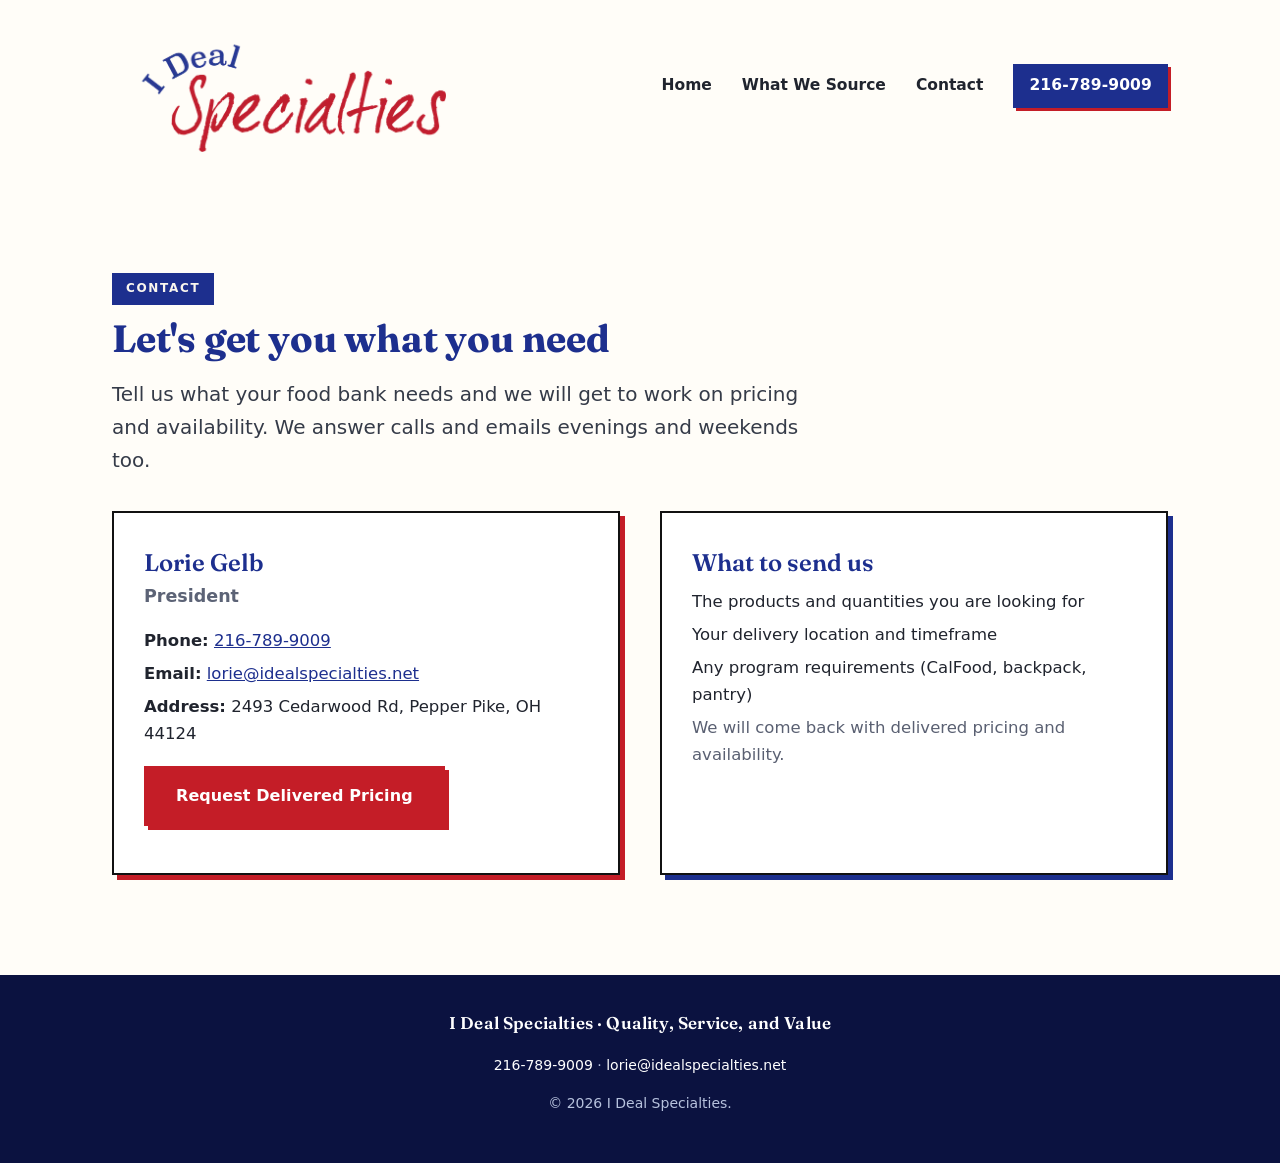
<file: contact.html>
<!DOCTYPE html>
<html lang="en">
<head>
  <!-- Google tag (gtag.js) -->
  <script async src="https://www.googletagmanager.com/gtag/js?id=G-N4K10XXFFP"></script>
  <script>
    window.dataLayer = window.dataLayer || [];
    function gtag(){dataLayer.push(arguments);}
    gtag('js', new Date());
    gtag('config', 'G-N4K10XXFFP');
    // Count phone and email clicks as phone_click / email_click events.
    document.addEventListener('click', function (e) {
      var link = e.target.closest && e.target.closest('a[href^="tel:"], a[href^="mailto:"]');
      if (!link) return;
      var isPhone = link.getAttribute('href').indexOf('tel:') === 0;
      gtag('event', isPhone ? 'phone_click' : 'email_click', {
        link_text: link.textContent.trim()
      });
    });
  </script>
  <meta charset="utf-8">
  <meta name="viewport" content="width=device-width, initial-scale=1">
  <title>Contact · I Deal Specialties</title>
  <meta name="description" content="Contact Lorie Gelb at I Deal Specialties for delivered pricing and availability on food-bank staples. Call 216-789-9009 or email lorie@idealspecialties.net.">
  <link rel="canonical" href="https://www.idealspecialties.net/contact.html">
  <link rel="icon" type="image/png" href="assets/favicon.png">
  <meta property="og:type" content="website">
  <meta property="og:title" content="Contact · I Deal Specialties">
  <meta property="og:description" content="Tell us what your food bank needs and we will get to work on pricing and availability.">
  <meta property="og:url" content="https://www.idealspecialties.net/contact.html">
  <meta property="og:image" content="https://www.idealspecialties.net/assets/og-image.png">
  <meta name="twitter:card" content="summary_large_image">
  <meta name="twitter:title" content="Contact · I Deal Specialties">
  <meta name="twitter:description" content="Tell us what your food bank needs and we will get to work on pricing and availability.">
  <meta name="twitter:image" content="https://www.idealspecialties.net/assets/og-image.png">
  <link rel="preconnect" href="https://fonts.googleapis.com">
  <link rel="preconnect" href="https://fonts.gstatic.com" crossorigin>
  <link rel="preload" as="style" href="https://fonts.googleapis.com/css2?family=Fraunces:ital,wght@0,600;0,700;0,800;1,600;1,700&display=swap" onload="this.onload=null;this.rel='stylesheet'">
  <noscript><link rel="stylesheet" href="https://fonts.googleapis.com/css2?family=Fraunces:ital,wght@0,600;0,700;0,800;1,600;1,700&display=swap"></noscript>
  <link rel="stylesheet" href="base.css">
  <link rel="stylesheet" href="americana.css">
</head>
<body class="site">

  <!-- HEADER -->
  <header class="site-header">
    <a class="logo" href="index.html"><img src="assets/logo-body.webp" alt="I Deal Specialties"></a>
    <nav class="nav">
      <a href="index.html">Home</a>
      <a href="index.html#source">What We Source</a>
      <a href="#">Contact</a>
      <a class="phone" href="tel:2167899009">216-789-9009</a>
    </nav>
  </header>

  <main>
  <!-- CONTACT -->
  <section class="block">
    <div class="wrap">
      <p class="eyebrow">Contact</p>
      <h1 class="contact-heading">Let's get you what you need</h1>
      <p class="lead">Tell us what your food bank needs and we will get to work on pricing and
        availability. We answer calls and emails evenings and weekends too.</p>

      <div class="contact-grid">
        <div class="contact-card">
          <p class="name">Lorie Gelb</p>
          <p class="title">President</p>
          <p class="row"><strong>Phone:</strong> <a href="tel:2167899009">216-789-9009</a></p>
          <p class="row"><strong>Email:</strong> <a href="mailto:lorie@idealspecialties.net">lorie@idealspecialties.net</a></p>
          <p class="row"><strong>Address:</strong> 2493 Cedarwood Rd, Pepper Pike, OH 44124</p>
          <p class="contact-action"><a class="btn btn-primary" href="mailto:lorie@idealspecialties.net?subject=Pricing%20request">Request Delivered Pricing</a></p>
        </div>
        <div class="contact-card contact-details">
          <p class="name">What to send us</p>
          <p class="row">The products and quantities you are looking for</p>
          <p class="row">Your delivery location and timeframe</p>
          <p class="row">Any program requirements (CalFood, backpack, pantry)</p>
          <p class="row contact-note">We will come back with delivered
            pricing and availability.</p>
        </div>
      </div>
    </div>
  </section>

  </main>

  <!-- FOOTER -->
  <footer class="site-footer">
    <div class="wrap">
      <p class="tag">I Deal Specialties · Quality, Service, and Value</p>
      <p><a href="tel:2167899009">216-789-9009</a> · <a href="mailto:lorie@idealspecialties.net">lorie@idealspecialties.net</a></p>
      <p>© 2026 I Deal Specialties.</p>
    </div>
  </footer>

</body>
</html>
</file>
<file: base.css>
/* I Deal Specialties base layout and brand tokens. */

:root {
  /* Brand palette sampled from the logos + Lorie's photo background */
  --navy: #1d2f8e;        /* royal blue — "I Deal" wordmark */
  --navy-deep: #15205f;
  --navy-rich: #0b1240;
  --red: #c41d27;         /* brand red — "Specialties" wordmark */
  --red-deep: #9d141d;
  --cream: #faf6ee;
  --paper: #fffdf8;
  --ink: #20242e;
  --muted: #5c6376;
  --line: #e7e3d8;

  --accent: var(--navy);
  --accent-2: var(--red);
  --section-pad: clamp(64px, 8vw, 100px);
  --page-bg: var(--paper);
  --hero-bg: var(--cream);
  --maxw: 1120px;

  --font-display: "Fraunces", Georgia, "Times New Roman", serif;
  --font-sans: "Segoe UI", system-ui, -apple-system, "Helvetica Neue", Arial, sans-serif;
}

* { box-sizing: border-box; }
html, body { margin: 0; padding: 0; }

body {
  font-family: var(--font-sans);
  color: var(--ink);
  background: var(--page-bg);
  font-size: 17.5px;
  line-height: 1.65;
  -webkit-font-smoothing: antialiased;
  text-rendering: optimizeLegibility;
}

.wrap { max-width: var(--maxw); margin: 0 auto; padding: 0 32px; }

h1, h2, h3 { margin: 0 0 .45em; line-height: 1.12; }
h1, h2 {
  font-family: var(--font-display);
  font-weight: 600;
  font-optical-sizing: auto;
  letter-spacing: -.012em;
}
h1 { font-size: clamp(40px, 5vw, 58px); color: var(--navy-deep); }
h2 { font-size: clamp(28px, 3.4vw, 38px); color: var(--accent); }
h3 { font-family: var(--font-sans); font-size: 19px; font-weight: 800; color: var(--navy);
     letter-spacing: -.005em; }
p { margin: 0 0 1em; }
a { color: var(--accent); }

.eyebrow {
  display: inline-flex; align-items: center; gap: 12px;
  text-transform: uppercase; letter-spacing: .16em; font-size: 12.5px;
  font-weight: 800; color: var(--accent-2); margin: 0 0 .8em;
}
.eyebrow::before {
  content: ""; width: 26px; height: 2px; background: var(--accent-2); flex: none; opacity: .85;
}

/* ---------- buttons ---------- */
.btn {
  display: inline-block; font-weight: 700; font-size: 16px; letter-spacing: .005em;
  padding: 15px 30px; border-radius: 8px; text-decoration: none;
  border: 2px solid transparent; cursor: pointer;
  transition: transform .18s ease, background .18s ease, box-shadow .18s ease;
}
.btn-primary { background: var(--red); color: #fff; border-color: var(--red);
  box-shadow: 0 8px 20px rgba(204,34,34,.22); }
.btn-primary:hover { background: var(--red-deep); border-color: var(--red-deep);
  transform: translateY(-2px); box-shadow: 0 12px 26px rgba(204,34,34,.30); }
.btn + .btn { margin-left: 12px; }

/* ---------- header ---------- */
.site-header {
  display: flex; align-items: center; justify-content: space-between;
  padding: 20px 32px; max-width: var(--maxw); margin: 0 auto;
}
.site-header .logo img { height: 84px; display: block; }
.nav { display: flex; align-items: center; gap: 30px; }
.nav a { color: var(--ink); text-decoration: none; font-weight: 600; font-size: 15.5px;
  transition: color .15s ease; }
.nav a:hover { color: var(--red); }
.nav .phone { color: #fff; background: var(--navy); font-weight: 800; letter-spacing: .01em;
  padding: 9px 16px; border-radius: 7px; }
.nav .phone:hover { color: #fff; background: var(--navy-deep); }

/* ---------- hero ---------- */
.hero { position: relative; background: var(--hero-bg); overflow: hidden; }
.hero-inner { max-width: var(--maxw); margin: 0 auto; padding: clamp(56px, 7vw, 92px) 32px;
  position: relative; z-index: 2; }
.hero-copy { max-width: 620px; }
.hero h1 { font-size: clamp(40px, 5vw, 58px); color: var(--navy); margin-bottom: .3em; }
.hero .subhead { font-size: clamp(18px, 2vw, 21px); color: var(--ink); margin-bottom: .55em;
  max-width: 30em; }
.hero .trustline { font-size: 18px; font-weight: 700; color: var(--red); margin-bottom: 1.5em;
  letter-spacing: .005em; }
.hero-media { display: none; }
/* rotating photo box (auto-cycles the logistics modes) */
.rotator { position: relative; width: 100%; aspect-ratio: 4 / 3; border-radius: 18px;
  overflow: hidden; box-shadow: 0 26px 60px rgba(8,18,40,.42); background: #0e1f40; }
.rotator .slide { position: absolute; inset: 0; margin: 0; opacity: 0; transition: opacity .65s ease; }
.rotator .slide.is-active { opacity: 1; }
.rotator img { width: 100%; height: 100%; object-fit: cover; display: block; }
.rotator img.fit-contain { object-fit: contain; background: #fff; }
.rotator figcaption { position: absolute; left: 0; right: 0; bottom: 0;
  background: linear-gradient(transparent, rgba(10,22,46,.9)); color: #fff;
  font-weight: 700; font-size: 18px; padding: 38px 20px 18px; letter-spacing: .01em; }
.rotator .dots { position: absolute; top: 16px; right: 16px; display: flex; gap: 6px; }
.rotator .dots i { width: 8px; height: 8px; border-radius: 50%; background: rgba(255,255,255,.5);
  transition: background .3s ease; }
.rotator .dots i.on { background: #fff; }

/* stat band under hero */
.statband { background: var(--navy-deep); color: #fff;
  background-image: linear-gradient(180deg, var(--navy), var(--navy-deep)); }
.statband .wrap { display: flex; gap: clamp(32px, 6vw, 80px); justify-content: center;
  align-items: center; padding: 30px 32px; flex-wrap: wrap; text-align: center; }
.statband .stat { font-size: 16px; font-weight: 600; color: #cdd8f0;
  display: flex; flex-direction: column; gap: 2px; }
.statband .stat .num { font-family: var(--font-display); font-weight: 700;
  font-size: clamp(30px, 4vw, 42px); color: #ffffff; line-height: 1; letter-spacing: -.01em; }

/* ---------- generic sections ---------- */
section.block { padding: var(--section-pad) 0; }
.block.alt { background: var(--cream); }
.lead { font-size: clamp(18px, 2vw, 20px); max-width: 720px; color: #353b48; }
.pullquote {
  font-family: var(--font-display); font-size: clamp(23px, 2.6vw, 29px); font-weight: 600;
  color: var(--navy); line-height: 1.3;
  border-left: 4px solid var(--red); padding-left: 22px; margin: 30px 0 0; max-width: 720px;
}

/* who we are + Lorie photo */
.who-grid { display: grid; grid-template-columns: 1fr 320px; gap: 56px; align-items: center; }
.who-photo { text-align: center; }
.who-photo img { width: 268px; height: 268px; object-fit: cover;
  border-radius: 50%; box-shadow: 0 16px 40px rgba(20,44,92,.26); }
.who-photo .cap { margin-top: 18px; font-weight: 800; color: var(--navy); font-size: 18px; }
.who-photo .cap span { display: block; font-weight: 600; color: var(--muted); font-size: 15px; }

/* value pillars */
.pillars { display: grid; grid-template-columns: repeat(4, 1fr); gap: 22px; margin-top: 40px; }
.pillar { background: var(--paper); border: 1px solid var(--line); border-top: 3px solid var(--accent);
  border-radius: 12px; padding: 26px 24px; box-shadow: 0 2px 0 rgba(20,44,92,.03);
  transition: transform .18s ease, box-shadow .18s ease; }
.pillar:hover { transform: translateY(-3px); box-shadow: 0 16px 34px rgba(20,44,92,.12); }
.pillar h3 { color: var(--navy); margin-bottom: .35em; }
.pillar p { font-size: 15px; color: var(--muted); margin: 0; line-height: 1.55; }

/* partnership */
.partnership { color: #fff;
  background:
    radial-gradient(85% 130% at 50% 50%, rgba(196,29,39,.55) 0%, rgba(196,29,39,0) 58%),
    linear-gradient(155deg, var(--navy) 0%, var(--navy-rich) 100%); }
.partnership h2 { color: #fff; }
.partnership .wrap { display: grid; grid-template-columns: 400px 1fr; gap: 60px; align-items: center; }
.partnership .mark { background: #fff; border-radius: 18px; padding: 46px; text-align: center;
  box-shadow: 0 20px 50px rgba(0,0,0,.28); }
.partnership .mark img { width: 100%; max-width: 340px; }
.partnership p { color: #dce4f5; }
.programs { list-style: none; padding: 0; margin: 22px 0 0; display: flex; gap: 30px; flex-wrap: wrap; }
.programs li { font-weight: 700; font-size: 17px; }
.programs li::before { content: "✔"; color: #ffffff; margin-right: 9px; }

/* supplier-relationships band */
.vendors { text-align: center; }
.vendors .wrap { max-width: 820px; }
.vendor-eq { display: inline-block; margin: 30px auto 0; background: #fff;
  border: 1px solid var(--line); border-top: 3px solid var(--navy);
  color: var(--navy); font-family: var(--font-display); font-weight: 600;
  font-size: clamp(18px, 2.2vw, 23px); line-height: 1.4;
  padding: 22px 32px; border-radius: 12px; box-shadow: 0 10px 30px rgba(20,44,92,.10); max-width: 640px; }

/* what we source */
.source-banner { width: 100%; height: clamp(200px, 26vw, 280px); object-fit: cover;
  border-radius: 14px; margin-top: 22px; box-shadow: 0 14px 36px rgba(20,44,92,.16); }
.source-cols { display: grid; grid-template-columns: repeat(2, 1fr); gap: 28px; margin-top: 36px; }
.source-col { background: var(--paper); border: 1px solid var(--line); border-radius: 12px;
  overflow: hidden; box-shadow: 0 6px 22px rgba(20,44,92,.07); }
.source-col .col-head { background: var(--accent); color: #fff; font-weight: 800; font-size: 18px;
  padding: 15px 22px; letter-spacing: .01em; }
.source-col ul { margin: 0; padding: 20px 22px 22px 38px; }
.source-col li { margin: .4em 0; font-size: 15px; }
.catchall { margin-top: 28px; font-size: 18px; font-weight: 700; color: var(--navy); }

.sourcing-strip { margin-top: 30px; display: flex; gap: 12px; flex-wrap: wrap; }
.chip { background: #fff; border: 1px solid var(--navy); color: var(--navy); font-weight: 700;
  padding: 10px 18px; border-radius: 999px; font-size: 15px; transition: all .15s ease; }
.chip:hover { background: var(--navy); color: #fff; }

/* testimonials */
.testi { background: var(--cream); }
.testi .quote { font-family: var(--font-display); font-size: 18px; color: #545b6e;
  font-style: italic; font-weight: 500; margin: 0; line-height: 1.5; }
.testi .who2 { margin-top: 18px; font-weight: 800; color: var(--navy); font-size: 15px; }
.testi .who2 span { display: block; font-weight: 600; color: var(--muted); }

/* closing CTA */
.cta { color: #fff; text-align: center;
  background: linear-gradient(150deg, var(--navy) 0%, var(--navy-rich) 100%); }
.cta h2 { color: #fff; }
.cta p { font-size: clamp(17px, 2vw, 20px); color: #dce4f5; max-width: 600px; margin: 0 auto 1.6em; }
.cta .btn-primary { background: var(--red); color: #fff; border-color: var(--red); }
.cta .btn-primary:hover { background: var(--red-deep); border-color: var(--red-deep); }

/* contact */
.contact-heading {
  font-size: clamp(28px, 3.4vw, 38px);
  color: var(--accent);
}
.contact-grid { display: grid; grid-template-columns: 1fr 1fr; gap: 40px; margin-top: 34px; }
.contact-grid > * { min-width: 0; }
.contact-card { background: var(--paper); border: 1px solid var(--line); border-left: 4px solid var(--red);
  border-radius: 12px; padding: 30px; box-shadow: 0 8px 26px rgba(20,44,92,.08); }
.contact-card .name { font-family: var(--font-display); font-size: 24px; font-weight: 600;
  color: var(--navy); margin: 0; }
.contact-card .title { color: var(--muted); margin: 0 0 16px; font-weight: 600; }
.contact-card .row { font-size: 16.5px; margin: .35em 0; overflow-wrap: anywhere; }
.contact-card.contact-details { border-left-color: #1a3a7a; }
.contact-action { margin-top: 18px; }
.contact-note { margin-top: 14px; color: #5a6072; }

/* footer */
.site-footer { background: var(--navy-rich); color: #b7c2dd; }
.site-footer a { color: #fff; text-decoration: none; }
.site-footer a:hover { text-decoration: underline; }
.site-footer .wrap { padding: 34px 32px; text-align: center; font-size: 14px; }
.site-footer .tag { font-family: var(--font-display); font-weight: 600; color: #fff; font-size: 17px;
  letter-spacing: .01em; }
</file>
<file: americana.css>
/* Warm Americana theme layered after base.css. */

:root {
  --font-serif: "Fraunces", Georgia, "Times New Roman", serif;
  --cream-2: #f2ecdd;           /* warmer alternating band */
  --shadow-navy: 5px 5px 0 var(--navy);
  --shadow-red: 5px 5px 0 var(--red);
  --box-outline: #111;
}

/* ---------- type ---------- */
h1, h2 { font-family: var(--font-serif); font-weight: 700; letter-spacing: -.005em; }
.pullquote, .statband .stat .num, .contact-card .name, .site-footer .tag,
.hero .trustline { font-family: var(--font-serif); }

/* ---------- stamp eyebrows (replace the floating red label + dash) ---------- */
.eyebrow {
  display: inline-block; background: var(--navy); color: var(--cream);
  padding: 6px 14px; transform: none;
  letter-spacing: .14em; font-size: 12px; margin-bottom: 1.1em;
}
.eyebrow::before { display: none; }
.block.alt .eyebrow, #source .eyebrow { background: var(--red); transform: none; }

/* ---------- buttons: square, hard offset, no lift-and-glow ---------- */
.btn { border-radius: 0; transition: transform .12s ease, box-shadow .12s ease, background .12s ease; }
.btn-primary { box-shadow: 4px 4px 0 var(--red); }
.btn-primary:hover { transform: translate(-1px,-1px); box-shadow: 6px 6px 0 var(--red-deep);
  background: var(--red-deep); border-color: var(--red-deep); }
.btn-secondary { background: transparent; color: #fff; border-color: rgba(255,255,255,.9);
  border-radius: 0; }
.btn-secondary:hover, .btn-secondary:focus, .btn-secondary:active {
  background: var(--red); border-color: var(--red); color: #fff;
  transform: translate(-1px,-1px); box-shadow: 4px 4px 0 var(--red); }
.hero .btn-primary:focus, .hero .btn-primary:active,
.contact-card .btn-primary:focus, .contact-card .btn-primary:active {
  background: var(--navy); border-color: var(--navy); color: #fff;
  box-shadow: 4px 4px 0 var(--navy); }

/* ---------- header ---------- */
.site-header .logo { flex: 0 0 auto; }
.site-header .logo img { height: 132px; width: auto; }
.nav { flex-wrap: wrap; }
.nav .phone { border-radius: 0; box-shadow: 3px 3px 0 var(--red); }
.nav .phone:hover { transform: translate(-1px,-1px); box-shadow: 4px 4px 0 var(--red); }

/* ---------- hero: keep the navy + red-bloom gradient, frame the photo box ---------- */
.hero {
  background:
    radial-gradient(118% 125% at 88% 6%, rgba(196,29,39,.55) 0%, rgba(196,29,39,0) 54%),
    linear-gradient(150deg, #2630a0 0%, #1b2675 42%, #0e1547 100%);
}
.hero-inner {
  display: grid; grid-template-columns: 1.05fr .95fr; gap: 52px;
  align-items: center; padding: clamp(60px, 7vw, 96px) 32px;
}
.hero-copy { max-width: 600px; }
.hero h1 { color: #ffffff; }
.hero .subhead { color: #dbe3f5; }
.hero .trustline { color: #ffe08a; font-style: italic; font-weight: 600; }
.hero-media { display: block; }

.rotator { border-radius: 0; border: 3px solid var(--box-outline);
  box-shadow: 7px 7px 0 var(--red); }
.rotator figcaption { font-family: var(--font-serif); font-style: italic; }
.rotator .rot-btn { position: absolute; top: 50%; transform: translateY(-50%); z-index: 3;
  width: 44px; height: 56px; display: flex; align-items: center; justify-content: center;
  background: none; color: #fff; border: none;
  font-size: 42px; font-weight: 800; line-height: 1; padding: 0 0 6px; cursor: pointer;
  text-shadow: 0 2px 10px rgba(0,0,0,.55); transition: opacity .12s ease; opacity: .85; }
.rotator .rot-btn:hover { opacity: 1; }
.rotator .prev { left: 12px; }
.rotator .next { right: 12px; }

/* ---------- stat band: ticket strip ---------- */
.statband { background: var(--paper); background-image: none;
  border-top: 3px solid var(--navy); border-bottom: 3px solid var(--navy); }
.statband .wrap { gap: 0; padding: 22px 32px; }
.statband .stat { color: var(--navy); font-weight: 700; flex: 1; }
.statband .stat .num { color: var(--red); font-weight: 800; }
.statband .stat + .stat { border-left: 2px dashed var(--line); }

/* ---------- who we are ---------- */
.who-photo img { border-radius: 50%; border: none;
  box-shadow: none; width: 312px; height: 312px; }
.who-photo .cap { font-size: 20px; }
.who-photo .cap span { font-size: 16.5px; }
.pullquote { font-style: italic; font-weight: 700; }

/* ---------- alternating band + pillars ---------- */
.block.alt { background: var(--cream-2); }
.pillars { gap: 26px; }
.pillar { border-radius: 0; border: 2px solid var(--box-outline); border-top-width: 2px;
  background: #fff; box-shadow: var(--shadow-navy); transition: transform .12s ease; }
.pillar:nth-child(even) { border-color: var(--box-outline); box-shadow: var(--shadow-red); }
.pillar:hover { transform: translate(-2px,-2px); box-shadow: 7px 7px 0 var(--navy); }
.pillar:nth-child(even):hover { box-shadow: 7px 7px 0 var(--red); }
.pillar:nth-child(odd) h3 { color: var(--red); }

/* ---------- partnership: serif italic label, framed mark ---------- */
.partnership .eyebrow { background: none; transform: none; padding: 0;
  font-family: var(--font-serif); font-style: italic; text-transform: none;
  letter-spacing: .01em; font-size: 19px; font-weight: 600; color: #ffe08a; }
.partnership .mark { border: 3px solid var(--box-outline); border-radius: 0;
  box-shadow: 8px 8px 0 var(--red); }
.programs { gap: 14px; }
.programs li { border: 1.5px solid rgba(255,255,255,.85); padding: 8px 16px;
  font-size: 15.5px; }
.programs li::before { color: #ffe08a; }

/* ---------- supplier band ---------- */
.vendor-eq { border-radius: 0; border: 2px solid var(--box-outline); border-top-width: 2px;
  box-shadow: 4px 4px 0 var(--red); font-weight: 700; }

/* ---------- what we source: price sheet ---------- */
.source-banner { border-radius: 0; border: 2px solid var(--box-outline);
  box-shadow: var(--shadow-navy); }
.source-cols { gap: 28px; }
.source-col { border-radius: 0; border: 2px solid var(--box-outline); background: var(--cream);
  box-shadow: var(--shadow-navy); }
.source-col + .source-col { border-color: var(--box-outline); box-shadow: var(--shadow-red); }
.source-col .col-head { font-family: var(--font-serif); letter-spacing: .06em;
  text-transform: uppercase; font-weight: 700; }
.source-col ul { padding: 20px 24px 24px 42px; }
.source-col li { margin: .5em 0; font-size: 16.5px; font-weight: 600; color: #2a2e38; }
.catchall { font-family: var(--font-serif); font-style: italic; color: var(--red);
  text-align: center; font-size: 21px; }
.chip { border-radius: 0; border-width: 1.5px; text-transform: uppercase;
  font-size: 13.5px; letter-spacing: .05em; padding: 9px 16px; }
.sourcing-strip { justify-content: center; }

/* ---------- testimonials ---------- */
.testi { background: var(--cream); }
.testi .quote { font-family: var(--font-serif); color: #4a4438; }
.testi .quote::before { content: "\201C"; display: block;
  font-family: var(--font-serif); font-size: 54px; line-height: .55;
  color: var(--red); margin-bottom: 12px; }

/* ---------- closing CTA: flat navy ---------- */
.cta { background: var(--navy-deep); }

/* ---------- contact page ---------- */
.contact-card { border-radius: 0; border: 2px solid var(--box-outline);
  box-shadow: var(--shadow-red); background: #fff; }
.contact-card + .contact-card { border-color: var(--box-outline); box-shadow: var(--shadow-navy); }

/* ---------- small screens: keep offsets from crowding ---------- */
@media (max-width: 760px) {
  .hero-inner { grid-template-columns: 1fr; }
  .statband .wrap { flex-direction: column; }
  .statband .stat + .stat { border-left: none; border-top: 2px dashed var(--line);
    padding-top: 12px; margin-top: 12px; }
  .site-header {
    flex-direction: column;
    justify-content: center;
    padding: 14px 24px 18px;
    gap: 12px;
  }
  .site-header .logo img { height: 118px; }
  .nav { justify-content: center; gap: 16px 22px; }
  .contact-grid { grid-template-columns: 1fr; gap: 24px; }
}

@media (max-width: 620px) {
  :root { --section-pad: 56px; }
  .wrap {
    width: 100%;
    max-width: 100%;
    padding-left: 24px;
    padding-right: 24px;
  }
  .eyebrow { font-size: 13px; }
  .site-header {
    padding-left: 20px;
    padding-right: 20px;
  }
  .site-header .logo img {
    transform: translateX(-10px);
  }
  .nav {
    display: grid;
    grid-template-columns: 1fr max-content 1fr;
    justify-content: center;
    align-items: center;
    width: 100%;
    gap: 12px 18px;
  }
  .nav .phone {
    grid-column: 1 / -1;
    width: min(100%, 320px);
    justify-self: center;
    text-align: center;
  }
}

@media (max-width: 480px) {
  .site-header .logo img { height: 104px; }
  .nav { width: 100%; gap: 12px 16px; }
  .nav a { font-size: 14.5px; }
  .nav .phone { width: 100%; text-align: center; }
  .contact-card { padding: 24px; }
  .contact-card .btn {
    width: 100%;
    padding-left: 16px;
    padding-right: 16px;
    text-align: center;
  }
}
</file>
<file: site.css>
/* Site-specific components and responsive refinements.
   Loads after americana.css. */

/* Keep short hero phrases together when space permits. */
.hero .trustline { white-space: nowrap; }

.hero h1 .brandname { white-space: nowrap; }

.hero-inner {
  padding: clamp(42px, 5.2vw, 70px) 32px;
}
.hero-copy,
.hero-media {
  min-width: 0;
}

/* clean white header band, with the logo promoted and nav spaced around it */
.site-header {
  background: #fff;
  padding: 14px 32px 16px;
  gap: 28px;
  box-shadow: 0 0 0 100vmax #fff;
  clip-path: inset(0 -100vmax);
}
.nav {
  justify-content: flex-end;
  gap: 24px;
}
.nav .phone { padding: 10px 18px; }
.cta .btn-secondary {
  border-color: rgba(255,255,255,.9);
  color: #fff;
}
.cta:has(.btn-secondary:hover) .btn-primary,
.cta:has(.btn-secondary:focus-visible) .btn-primary,
.cta:has(.btn-secondary:active) .btn-primary {
  background: transparent;
  border-color: rgba(255,255,255,.9);
  box-shadow: none;
  color: #fff;
  transform: none;
}
.rotator .slide:has(img.fit-contain) { background: var(--cream); }
.rotator img.fit-contain {
  background: var(--cream);
  mix-blend-mode: multiply;
}
/* red vertical accent line (matching the pullquote) on two more lines */
.vendor-eq { border-left: 4px solid var(--red); }
.catchall {
  display: table; margin: 28px auto 0; text-align: left;
  border-left: 4px solid var(--red); padding-left: 18px;
}

/* alternate stamp-header colors down the page — no two red headers back to back.
   Sequence: WHO WE ARE navy · WHY FOOD BANKS red · OUR SUPPLIER navy ·
   WHAT WE SOURCE red · FLEXIBLE SOURCING navy · HOW WE KEEP PRICES LOW red ·
   WHAT PARTNERS SAY navy */
/* supplier network: solid red section, text left, logistics rotator right */
.block.alt.vendors { background: var(--red-deep); }
.block.alt.vendors .eyebrow { background: var(--navy); transform: none; }
.vendors { text-align: left; }
.vendors .wrap.vendors-grid {
  max-width: 1080px;
  display: grid; grid-template-columns: 1fr 440px; gap: 48px; align-items: center;
}
.vendors h2 { color: #fff; }
.supplier-points {
  margin: 22px 0 0;
  padding-left: 1.25em;
  color: rgba(255,251,242,.94);
  font-size: clamp(18px, 2vw, 20px);
  line-height: 1.55;
}
.supplier-points li { margin: .55em 0; padding-left: .2em; }
.supplier-points li::marker { color: #ffe08a; }
.vendors-text .vendor-eq {
  display: block; margin: 30px 0 0; background: none; border: none; box-shadow: none;
  border-left: 4px solid var(--cream); border-radius: 0; padding: 2px 0 2px 18px;
  font-family: var(--font-serif); font-style: italic; font-weight: 400;
  font-size: 21px; color: var(--cream);
}
/* same look as the hero rotator: photo fills the frame, caption overlays the photo */
.logi-rotator {
  position: relative; aspect-ratio: 4 / 3; overflow: hidden;
  border: 3px solid var(--box-outline); box-shadow: 7px 7px 0 var(--navy-rich);
  background: #0e1f40;
}
.logi-rotator .lslide { position: absolute; inset: 0; margin: 0; opacity: 0; transition: opacity .65s ease; }
.logi-rotator .lslide.is-active { opacity: 1; }
.logi-rotator .lslide img { width: 100%; height: 100%; object-fit: cover; display: block; }
.logi-rotator figcaption {
  position: absolute; left: 0; right: 0; bottom: 0; margin: 0;
  background: linear-gradient(transparent, rgba(10,22,46,.9)); color: #fff;
  font-family: var(--font-serif); font-style: italic;
  font-weight: 700; font-size: 18px; padding: 38px 20px 18px; letter-spacing: .01em;
}
.ldots { position: absolute; top: 16px; right: 16px; display: flex; gap: 6px; z-index: 2; }
.ldots i { width: 8px; height: 8px; border-radius: 50%; background: rgba(255,255,255,.5);
  transition: background .3s ease; }
.ldots i.on { background: #fff; }
.lrot-btn { position: absolute; top: 50%; transform: translateY(-50%); z-index: 3;
  width: 42px; height: 54px; display: flex; align-items: center; justify-content: center;
  background: none; border: none; color: #fff;
  font-size: 44px; font-weight: 800; line-height: 1; padding: 0 0 6px; cursor: pointer;
  opacity: .65; transition: opacity .12s ease; }
.lrot-btn:hover { opacity: 1; }
.lprev { left: 8px; }
.lnext { right: 8px; }
@media (max-width: 900px) {
  .vendors .wrap.vendors-grid { grid-template-columns: 1fr; gap: 30px; }
  .logi-rotator { max-width: 480px; }
}
@media (max-width: 620px) {
  .lrot-btn { display: none; }
}
#source .flex-eyebrow { background: var(--navy); transform: none; margin-top: 48px; }

/* opportunity buying — a bordered feature box matching the page's card style */
.opp-box { background: #fff; border: 2px solid var(--box-outline); box-shadow: 8px 8px 0 var(--navy);
  padding: 32px 40px; margin: 34px 0 0; text-align: left; }
.opp-box .opp-h { font-family: var(--font-serif); color: var(--navy); font-weight: 700;
  font-size: 25px; margin: 4px 0 10px; }
.opp-box .opp-intro { margin: 0 0 22px; color: #3a3a3a; max-width: 840px; }
.opp-grid2 { display: grid; grid-template-columns: repeat(4, 1fr); gap: 14px; margin: 0 0 22px; }
.opp-tkt { appearance: none; width: 100%; border: 2px solid var(--box-outline); background: var(--cream); box-shadow: 4px 4px 0 var(--red);
  padding: 12px 15px; font-weight: 700; font-size: 14.5px; color: var(--navy);
  font-family: inherit; line-height: 1.3; text-align: left; cursor: help;
  display: flex; align-items: center; gap: 9px; min-width: 0; min-height: 56px; position: relative;
  transition: transform .12s ease, box-shadow .12s ease; }
.opp-tkt > span:first-child { min-width: 0; }
.opp-info { display: inline-flex; flex: 0 0 auto; align-items: center; justify-content: center;
  width: 18px; height: 18px; margin-left: auto; border: 1.5px solid currentColor; border-radius: 50%;
  font-family: Georgia, serif; font-size: 12px; font-style: italic; line-height: 1; }
.opp-tkt:nth-child(even) { border-color: var(--box-outline); box-shadow: 4px 4px 0 var(--navy); }
.opp-tkt:hover { transform: translate(-2px,-2px); box-shadow: 6px 6px 0 var(--red); }
.opp-tkt:nth-child(even):hover { box-shadow: 6px 6px 0 var(--navy); }
.opp-definition { position: absolute; z-index: 30; left: 50%; bottom: calc(100% + 12px);
  --opp-definition-x: -50%;
  width: min(320px, calc(100vw - 48px)); padding: 13px 15px;
  border: 2px solid var(--box-outline); background: var(--red); box-shadow: 5px 5px 0 var(--red);
  color: #fff; font-size: 14.5px; font-weight: 500; line-height: 1.45; text-align: left;
  opacity: 0; visibility: hidden; pointer-events: none;
  transform: translate(var(--opp-definition-x), 6px);
  transition: opacity .14s ease, transform .14s ease, visibility .14s; }
.opp-tkt:nth-child(even) .opp-definition {
  border-color: var(--box-outline); background: var(--navy); box-shadow: 5px 5px 0 var(--navy);
}
.opp-tkt:nth-child(4n + 1) .opp-definition { --opp-definition-x: 0; left: 0; }
.opp-tkt:nth-child(4n) .opp-definition { --opp-definition-x: 0; right: 0; left: auto; }
.opp-tkt:hover, .opp-tkt:focus-visible, .opp-tkt.is-open { z-index: 20; }
.opp-tkt:hover .opp-definition,
.opp-tkt:focus-visible .opp-definition,
.opp-tkt.is-open .opp-definition { opacity: 1; visibility: visible;
  transform: translate(var(--opp-definition-x), 0); }
.opp-box .opp-close2 { font-family: var(--font-serif); font-style: italic; color: var(--red);
  font-size: 20px; margin: 0; border-left: 4px solid var(--red); padding-left: 18px; }
@media (max-width: 820px) {
  .opp-grid2 { grid-template-columns: repeat(2, 1fr); }
  .opp-box { padding: 26px 24px; }
  .opp-tkt:nth-child(n) .opp-definition { --opp-definition-x: -50%; right: auto; left: 50%; }
  .opp-tkt:nth-child(odd) .opp-definition { --opp-definition-x: 0; left: 0; }
  .opp-tkt:nth-child(even) .opp-definition { --opp-definition-x: 0; right: 0; left: auto; }
}
@media (max-width: 480px) {
  .opp-grid2 { grid-template-columns: 1fr; }
  .opp-tkt:nth-child(n) .opp-definition { --opp-definition-x: 0; right: auto; left: 0; width: 100%; }
}

/* partnership programs on one row (Emergency next to Pantry) */
.partnership .programs { flex-wrap: nowrap; gap: 12px; }
.partnership .programs li { white-space: nowrap; }

.who-grid > *,
.pillars > *,
.partnership .wrap > * {
  min-width: 0;
}

.pillar h3 {
  min-height: 2.24em;
}

@media (max-width: 1100px) {
  .partnership .wrap {
    grid-template-columns: minmax(0, 400px) minmax(0, 1fr);
    gap: 40px;
  }
  .partnership .programs { flex-wrap: wrap; }
  .partnership .programs li { white-space: normal; }
}

@media (max-width: 980px) {
  .hero-inner {
    grid-template-columns: 1fr;
    gap: 30px;
  }
  .hero-copy {
    max-width: 680px;
  }
  .hero h1 {
    font-size: clamp(34px, 5.8vw, 42px);
    line-height: 1.08;
  }
  .hero h1 .brandname {
    display: block;
    white-space: normal;
  }
  .hero .subhead {
    font-size: 18px;
  }
  .hero .trustline {
    white-space: normal;
  }
  .hero-media {
    width: 100%;
  }
  .rotator {
    max-width: 560px;
    margin: 0 auto;
  }
}

@media (max-width: 900px) {
  .who-grid {
    grid-template-columns: minmax(0, 1fr);
    gap: 32px;
  }
  .who-photo {
    justify-self: center;
    width: 100%;
  }
  .who-photo img {
    display: block;
    width: min(100%, 280px);
    max-width: 100%;
    height: auto;
    aspect-ratio: 1 / 1;
    margin: 0 auto;
  }
  .pillars {
    grid-template-columns: repeat(2, minmax(0, 1fr));
  }
  .partnership .wrap {
    grid-template-columns: minmax(0, 1fr);
    gap: 32px;
  }
  .partnership .mark {
    box-sizing: border-box;
    width: min(100%, 340px);
    justify-self: center;
    padding: 30px;
  }
  .partnership .mark img {
    display: block;
    max-width: 100%;
    height: auto;
    margin: 0 auto;
  }
}

@media (max-width: 620px) {
  .lead,
  .pullquote,
  .partnership h2,
  .partnership p,
  .partnership li {
    max-width: 100%;
    overflow-wrap: break-word;
  }
  .pillars {
    grid-template-columns: 1fr;
  }
  .pillar {
    padding: 24px 22px;
  }
  .pillar h3 {
    min-height: 0;
  }
  .partnership .mark {
    width: min(100%, 300px);
    padding: 24px;
  }
  .partnership .programs {
    display: grid;
    grid-template-columns: 1fr;
    gap: 12px;
  }
  .partnership .programs li {
    width: 100%;
    white-space: normal;
  }
}

/* food grid: square category panels in the original-site tile format;
   multi-photo panels crossfade (mini rotator) */
.food-grid {
  display: grid; grid-template-columns: repeat(3, 1fr); gap: 26px 22px;
  margin: 10px 0 34px;
}
.fg-panel { margin: 0; }
.fg-frame {
  position: relative; aspect-ratio: 1 / 1; overflow: hidden; background: var(--cream);
  border: 2px solid var(--box-outline); box-shadow: var(--shadow-navy);
}
.fg-panel:nth-child(even) .fg-frame { border-color: var(--box-outline); box-shadow: var(--shadow-red); }
.fg-frame[role="button"] { cursor: pointer; }
.fg-slide {
  position: absolute; inset: 0; width: 100%; height: 100%; object-fit: cover;
  opacity: 0; transition: opacity .5s ease;
}
.fg-slide.is-active { opacity: 1; }
.fg-slide.fit-contain { object-fit: contain; }
.fg-slide.fit-contain,
.fg-slide.cream-bg {
  background: var(--cream);
  mix-blend-mode: multiply;
}
.fg-btn { position: absolute; top: 50%; transform: translateY(-50%); z-index: 2;
  width: 28px; height: 40px; display: flex; align-items: center; justify-content: center;
  background: none; border: none; color: #fff;
  font-size: 26px; font-weight: 800; line-height: 1; padding: 0 0 4px; cursor: pointer;
  text-shadow: 0 2px 8px rgba(0,0,0,.55); opacity: .85; transition: opacity .12s ease; }
.fg-btn:hover { opacity: 1; }
.fg-prev { left: 2px; }
.fg-next { right: 2px; }
.fg-dots { position: absolute; top: 10px; right: 10px; display: flex; gap: 5px; z-index: 2; }
.fg-dots i { width: 7px; height: 7px; border-radius: 50%; background: rgba(255,255,255,.6);
  border: 1px solid rgba(26,58,122,.35); transition: background .3s ease; }
.fg-dots i.on { background: var(--red); }
.fg-cap {
  font-family: var(--font-serif); font-weight: 700; color: var(--navy);
  text-transform: uppercase; letter-spacing: .05em; font-size: 14px;
  text-align: center; margin: 12px 0 0;
}
@media (max-width: 760px) {
  .food-grid { grid-template-columns: repeat(2, 1fr); }
}
@media (max-width: 340px) {
  .food-grid { grid-template-columns: 1fr; }
}

/* warehouse banner now sits at the bottom of the section */
.source-banner.at-bottom { margin-top: 34px; }

/* footer: a logo on either side with text in a bordered frame */
.footer-brand {
  display: grid;
  grid-template-columns: minmax(170px, 1fr) auto minmax(170px, 1fr);
  align-items: center;
  column-gap: 32px;
}
.footer-brand .fb-text {
  text-align: center; background: var(--navy-rich);
  border: 2px solid rgba(255,224,138,.7); box-shadow: 6px 6px 0 var(--red);
  padding: 26px 44px;
}
.footer-brand .fb-logo {
  width: auto;
  height: auto;
  max-width: 100%;
  max-height: 108px;
  justify-self: center;
}
.footer-brand .partnership-mark { max-height: 142px; }

@media (max-width: 900px) {
  .footer-brand {
    display: flex;
    flex-direction: column;
    align-items: center;
    gap: 26px;
  }
}

/* testimonials shown as separate cards instead of a rotator */
.testi-grid {
  display: grid;
  grid-template-columns: repeat(2, minmax(0, 1fr));
  gap: 26px 24px;
  margin-top: 30px;
}
.testi-card {
  margin: 0;
  background: #fff; border: 2px solid var(--box-outline);
  color: var(--ink);
  padding: 34px 38px; min-height: 250px;
  display: flex; flex-direction: column; justify-content: flex-start;
}
.testi-card:nth-child(odd) { border-color: var(--box-outline); box-shadow: 8px 8px 0 var(--red); }
.testi-card:nth-child(even) {
  background: #fff;
  border-color: var(--box-outline);
  box-shadow: 8px 8px 0 var(--navy);
}
.testi-card .quote { margin: 0 0 22px; font-size: 20px; line-height: 1.45; color: #4a4438; }
.testi-card .quote::before { color: var(--red); }
.testi-card:nth-child(even) .quote::before { color: var(--navy); }
.testi-card .who2 {
  color: var(--navy);
  margin-top: auto;
  padding-top: 18px;
  border-top: 1px solid var(--line);
}
.testi-card .who2 span { color: var(--muted); }
@media (max-width: 620px) {
  .testi-grid { grid-template-columns: 1fr; }
  .testi-card { padding: 30px 26px; min-height: 0; }
  .testi-card .quote { font-size: 18.5px; }
  .hero h1 .brandname {
    white-space: normal;
  }
  .hero-copy {
    max-width: 21rem;
  }
  .hero h1 {
    font-size: 32px;
  }
  .hero .subhead,
  .hero .trustline {
    max-width: 100%;
  }
  .rotator {
    width: calc(100% - 8px);
  }
  .cta .btn {
    display: block;
    width: 100%;
    max-width: 320px;
    margin-left: auto;
    margin-right: auto;
    text-align: center;
  }
  .cta .btn + .btn { margin-top: 14px; }
}

/* white footer background to match the logos; box keeps its navy look */
.site-footer { background: #fff; }
.site-footer .wrap { padding-top: 30px; padding-bottom: 30px; }

@media (max-width: 760px) {
  .hero .trustline { white-space: normal; }
  .hero-inner {
    gap: 28px;
    padding: 34px 24px 38px;
  }
  .hero-copy { max-width: none; }
  .hero h1 { font-size: 36px; }
  .hero .subhead { font-size: 18px; }
  .rotator {
    max-width: 520px;
    margin: 0 auto;
  }
}

@media (max-width: 620px) {
  .hero-copy {
    max-width: 21rem;
  }
  .hero h1 {
    font-size: 32px;
  }
  .hero .subhead {
    font-size: 17px;
  }
}

@media (max-width: 480px) {
  .hero-inner { padding: 28px 20px 34px; }
  .hero h1 { font-size: 30px; line-height: 1.08; }
  .hero h1 .brandname { white-space: normal; }
  .hero .subhead { font-size: 17px; }
  .rotator {
    width: calc(100% - 8px);
    max-width: none;
    box-shadow: 5px 5px 0 var(--red);
  }
  .rotator figcaption { font-size: 16px; padding: 34px 18px 16px; }
  .partnership .mark,
  .testi-card:nth-child(odd) {
    box-shadow: 5px 5px 0 var(--red);
  }
  .opp-box,
  .testi-card:nth-child(even) {
    box-shadow: 5px 5px 0 var(--navy);
  }
  .footer-brand .fb-text { padding: 22px 24px; }
}
</file>
